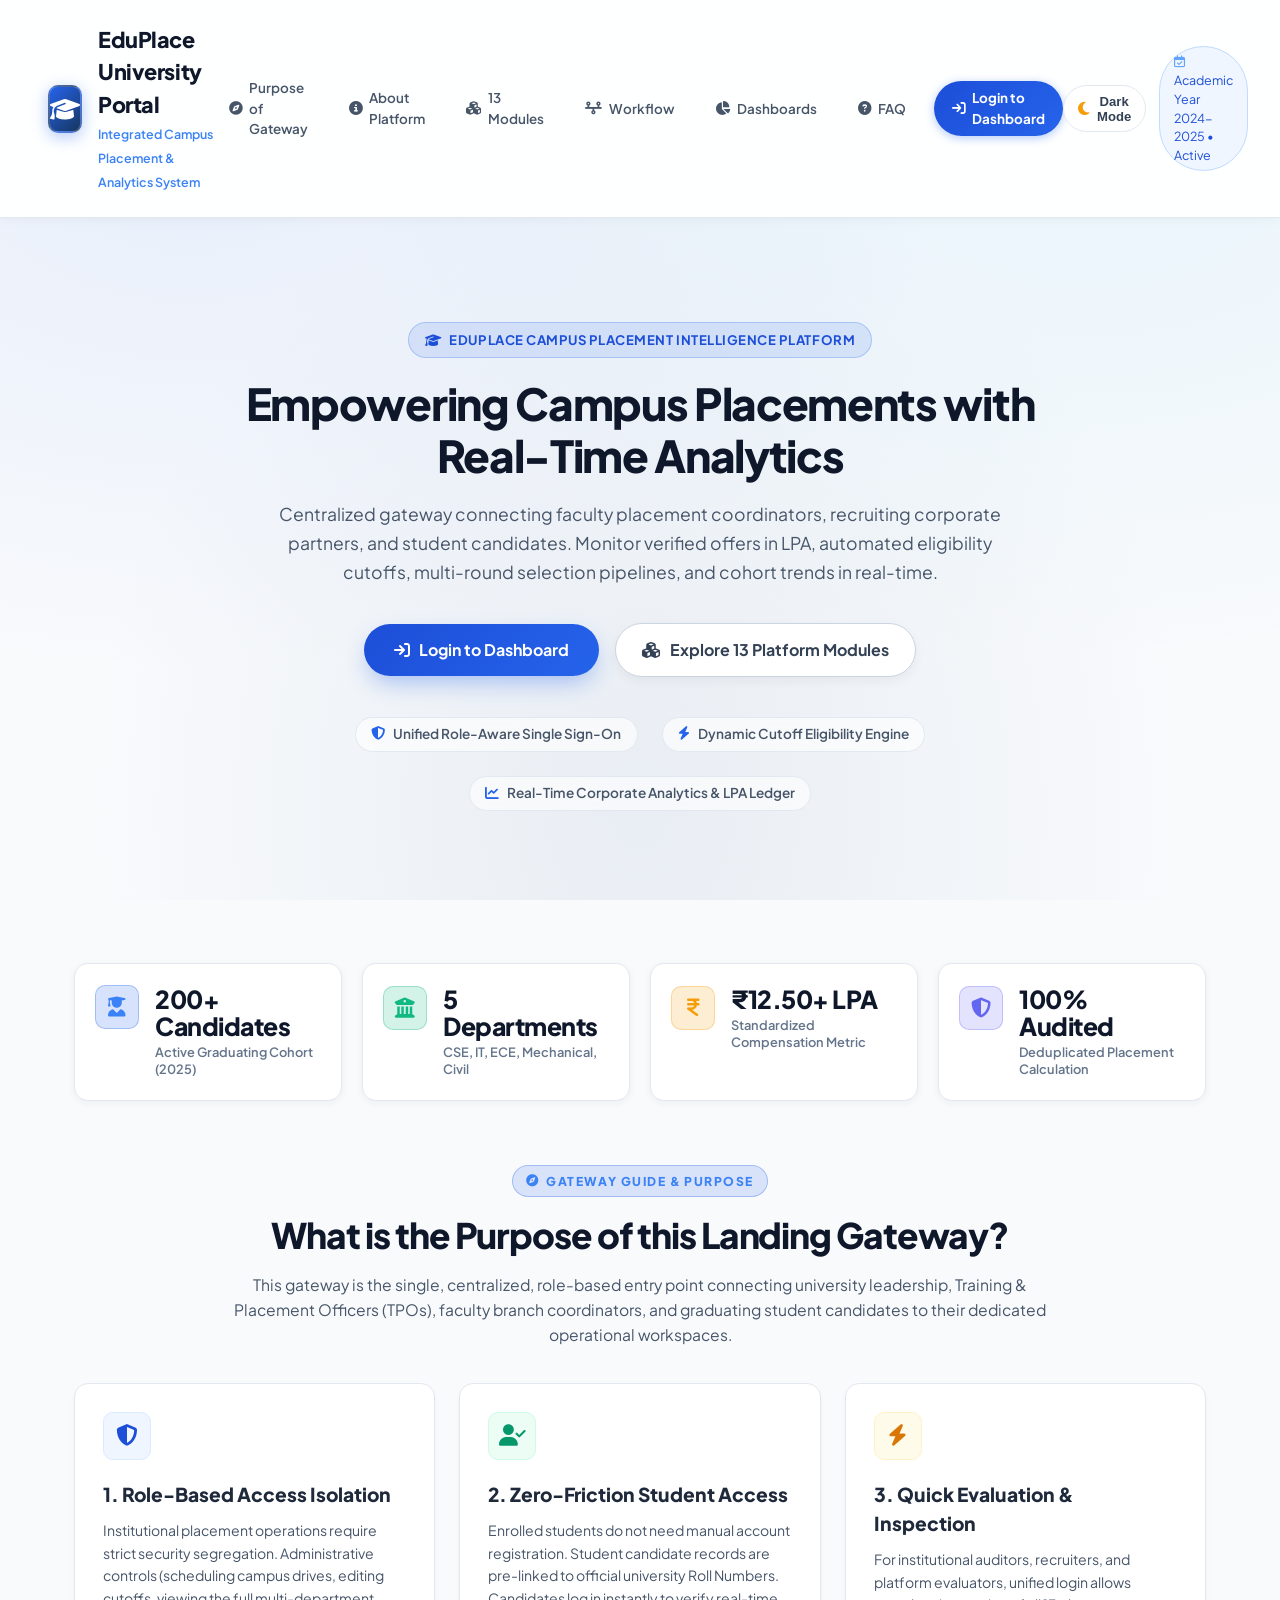
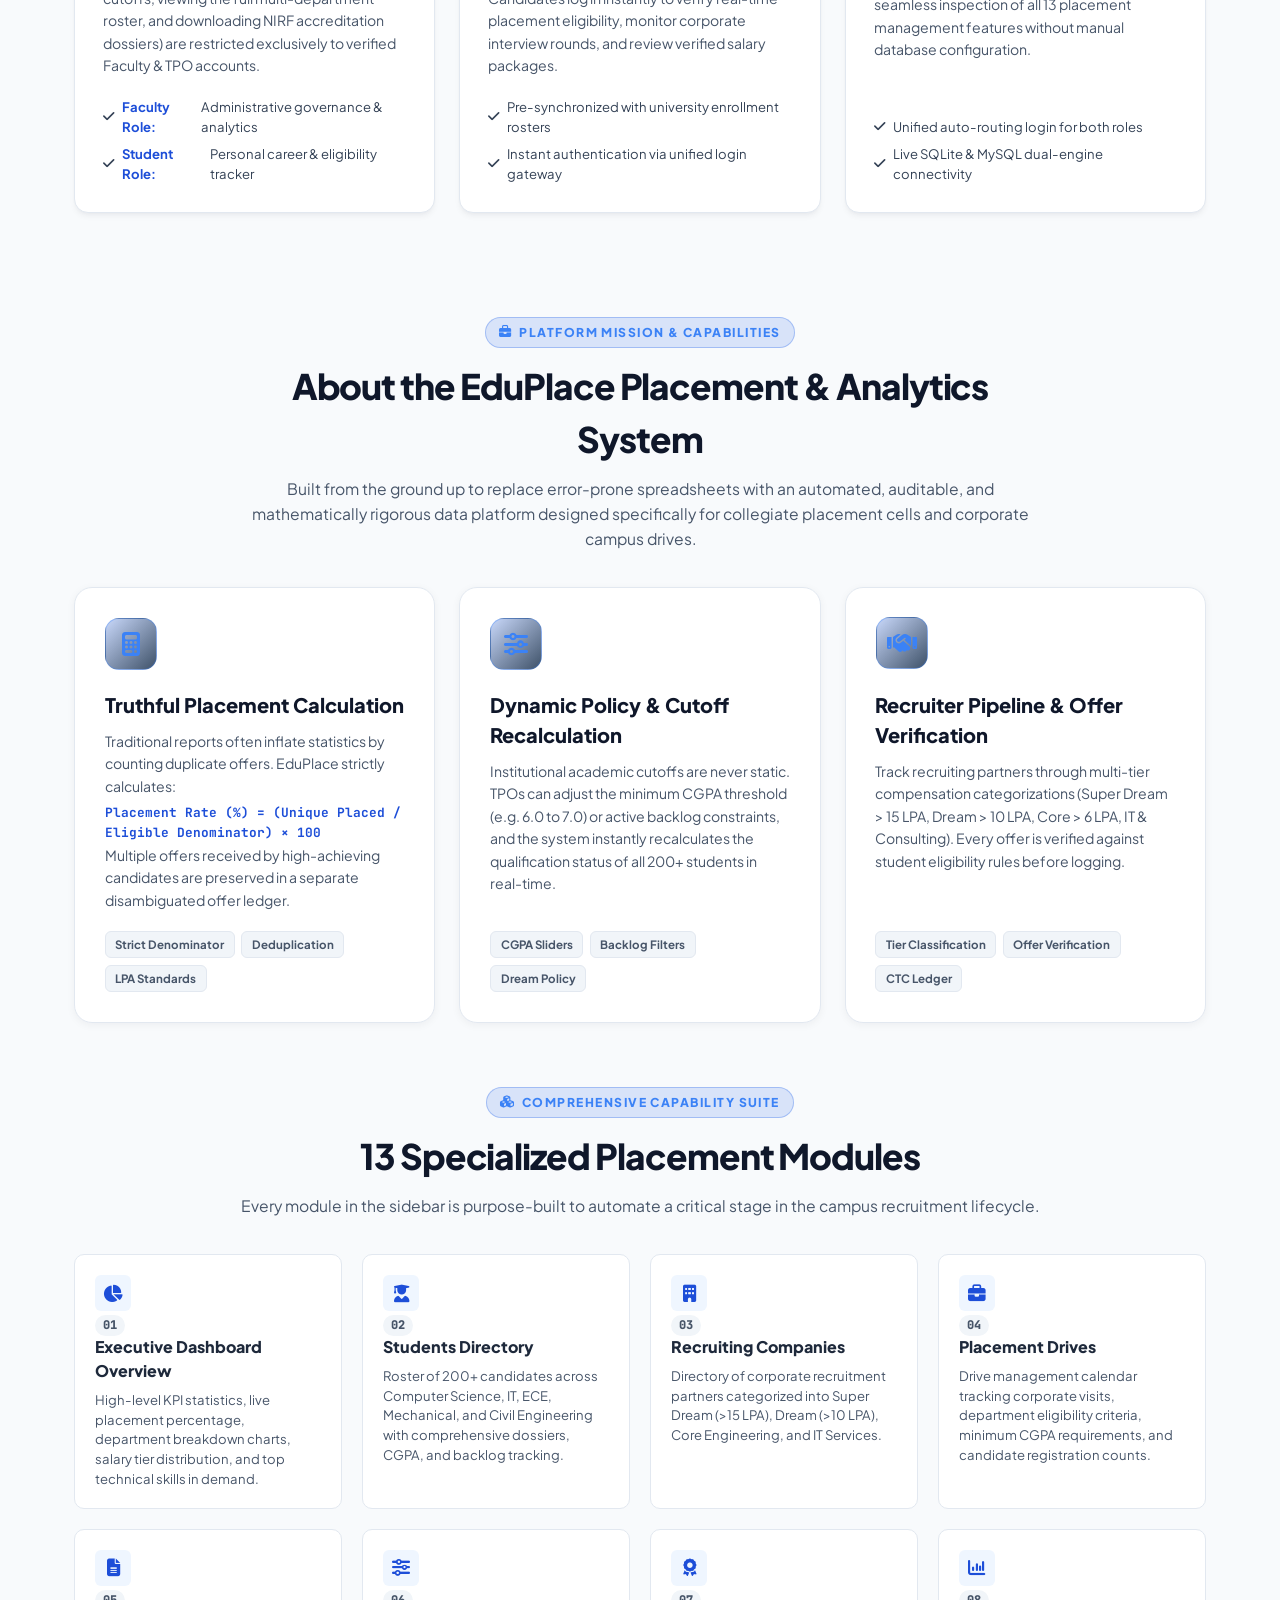
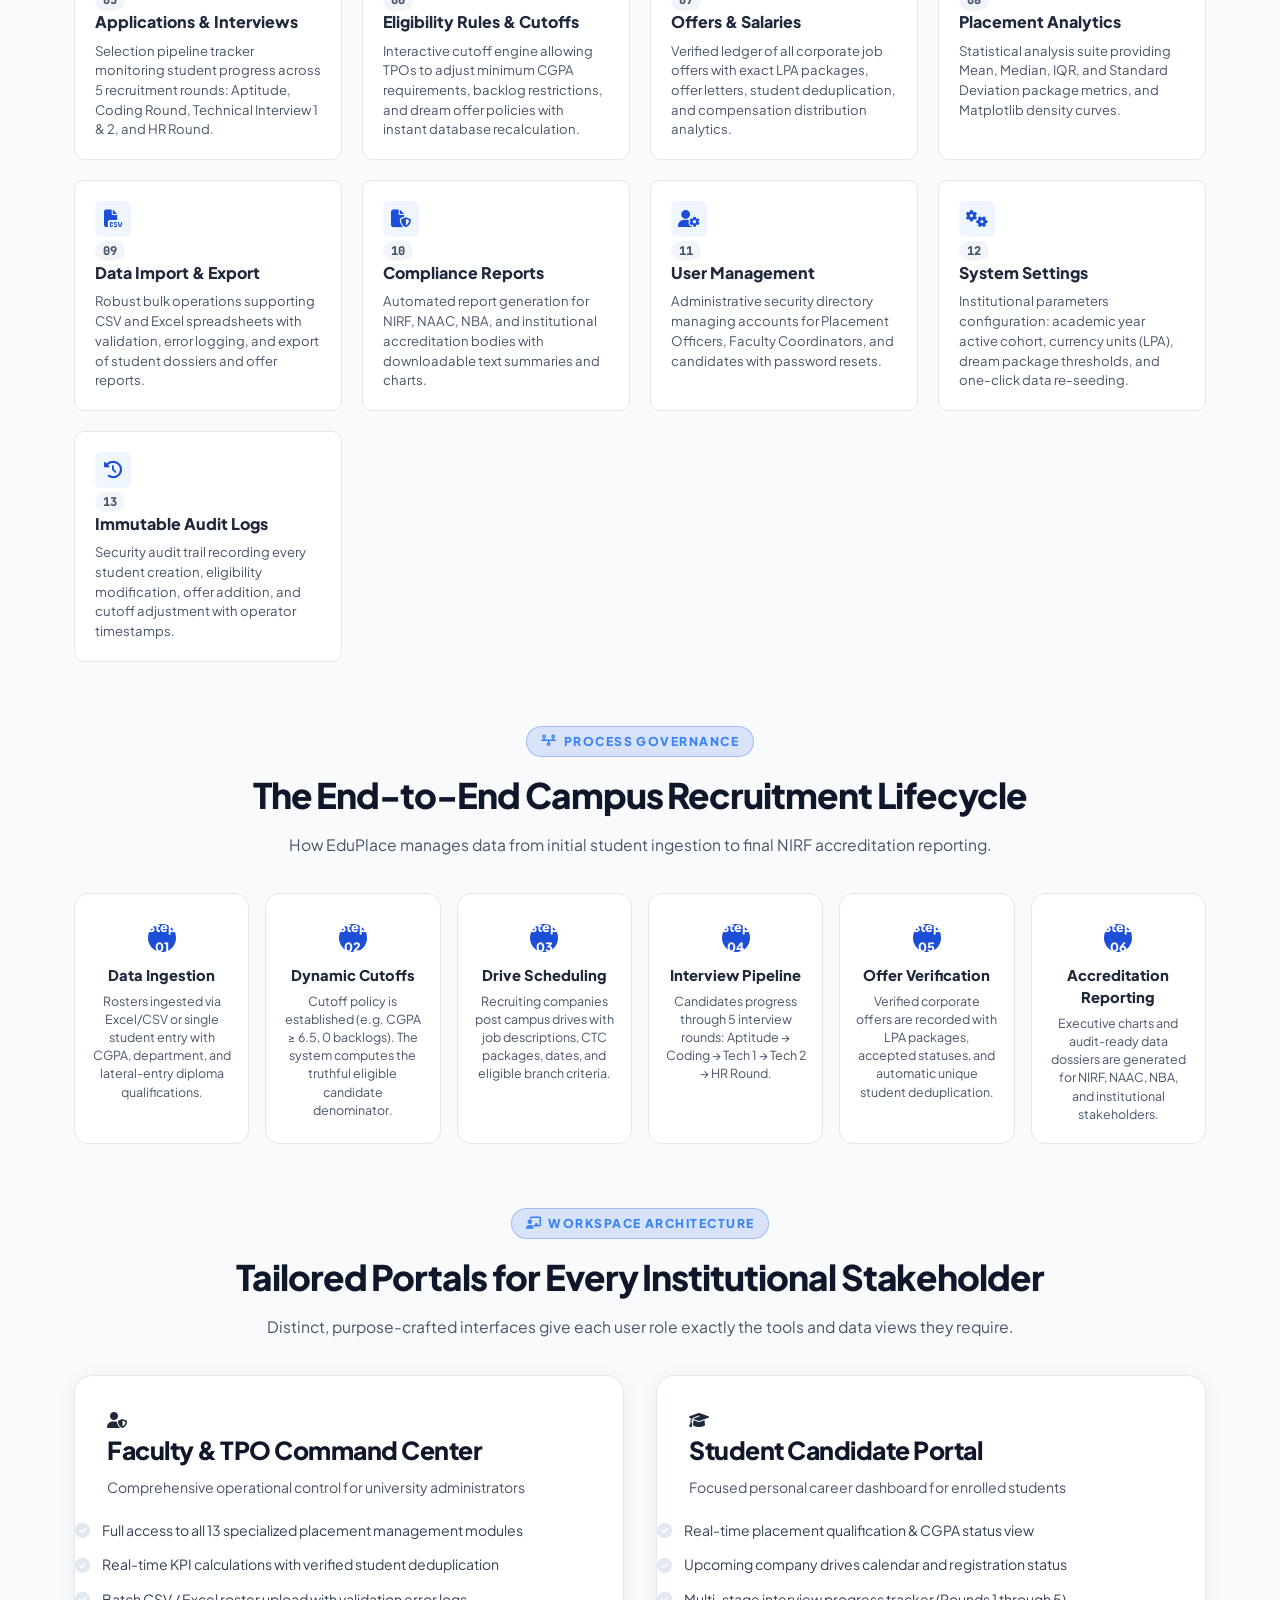
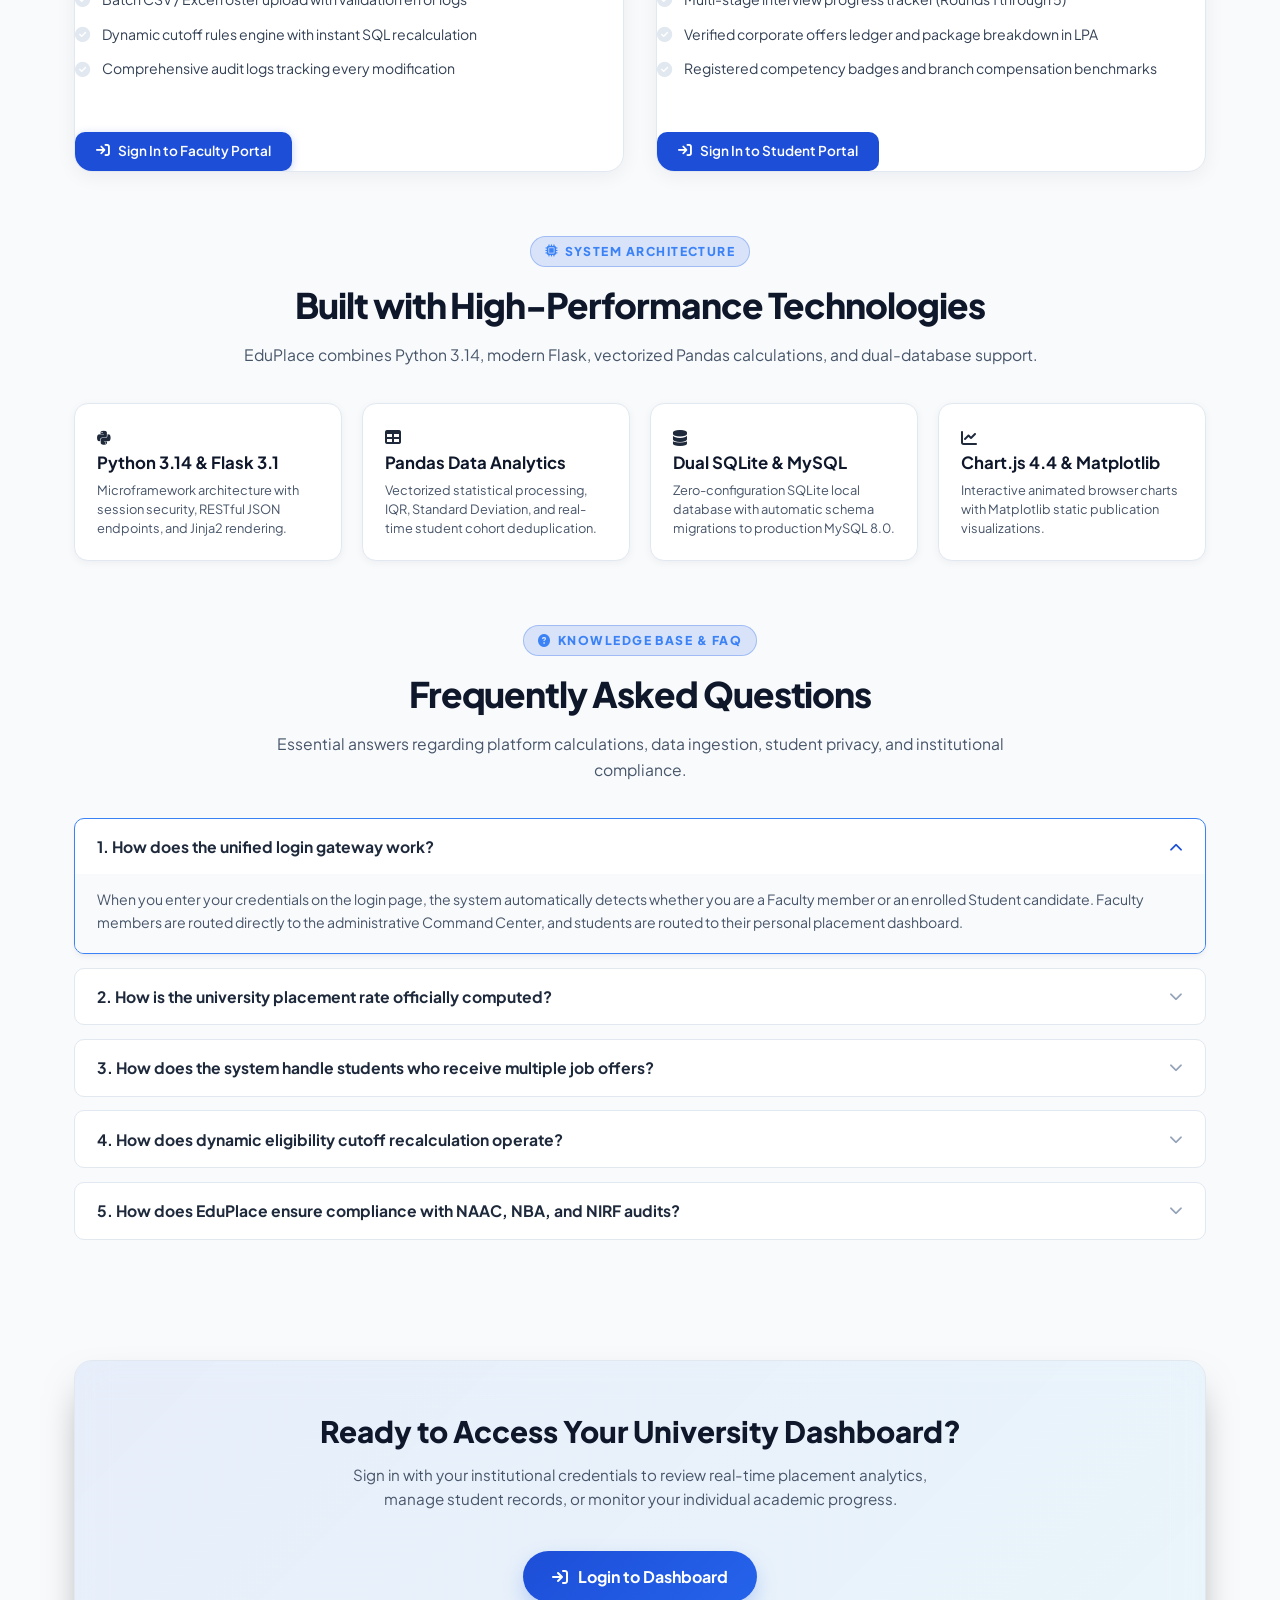
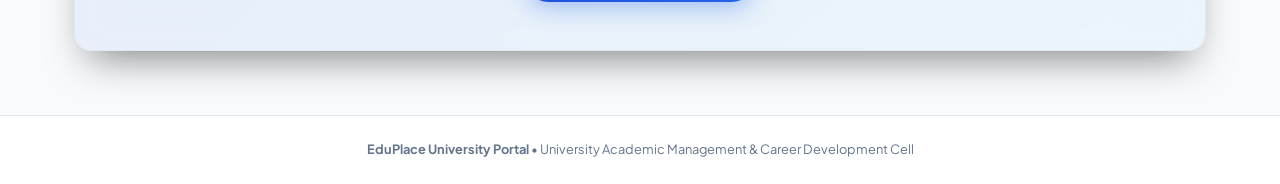
<file: templates/landing.html>
<!DOCTYPE html>
<html lang="en">
<head>
    <meta charset="UTF-8">
    <meta name="viewport" content="width=device-width, initial-scale=1.0">
    <title>EduPlace University Portal | Integrated Campus Placement &amp; Analytics System</title>
    <meta name="description" content="Centralized University Campus Placement & Career Intelligence Portal. Real-time cohort analytics, automated eligibility rules, corporate drives, and verified LPA ledgers.">
    <!-- Immediate Theme Application Script (Prevents FOUC) -->
    <script>
        (function () {
            const savedTheme = localStorage.getItem('eduplace_theme') || 'light';
            document.documentElement.setAttribute('data-theme', savedTheme);
        })();
    </script>
    <!-- Google Fonts -->
    <link rel="preconnect" href="https://fonts.googleapis.com">
    <link rel="preconnect" href="https://fonts.gstatic.com" crossorigin>
    <link href="https://fonts.googleapis.com/css2?family=Plus+Jakarta+Sans:wght@300;400;500;600;700;800&family=JetBrains+Mono:wght@400;600&display=swap" rel="stylesheet">
    <!-- FontAwesome Icons -->
    <link rel="stylesheet" href="https://cdnjs.cloudflare.com/ajax/libs/font-awesome/6.4.0/css/all.min.css">
    <!-- Custom CSS -->
    <link rel="stylesheet" href="/static/css/style.css?v=2.3">
</head>
<body class="login-page-body">
    <!-- Top University Banner Header -->
    <header class="login-header-banner">
        <div class="login-brand-group">
            <div class="login-brand-crest">
                <i class="fa-solid fa-graduation-cap"></i>
            </div>
            <div class="login-brand-title">
                <h1>EduPlace University Portal</h1>
                <span>Integrated Campus Placement &amp; Analytics System</span>
            </div>
        </div>
        <nav class="landing-nav-links" aria-label="Portal Navigation">
            <a href="#pagePurpose" class="landing-nav-link"><i class="fa-solid fa-compass"></i> Purpose of Gateway</a>
            <a href="#aboutApp" class="landing-nav-link"><i class="fa-solid fa-circle-info"></i> About Platform</a>
            <a href="#coreModules" class="landing-nav-link"><i class="fa-solid fa-cubes"></i> 13 Modules</a>
            <a href="#lifecycleWorkflow" class="landing-nav-link"><i class="fa-solid fa-timeline"></i> Workflow</a>
            <a href="#dashboardShowcase" class="landing-nav-link"><i class="fa-solid fa-chart-pie"></i> Dashboards</a>
            <a href="#faqSection" class="landing-nav-link"><i class="fa-solid fa-circle-question"></i> FAQ</a>
            <a href="/login" class="landing-nav-cta" id="navLoginBtn"><i class="fa-solid fa-arrow-right-to-bracket"></i> Login to Dashboard</a>
        </nav>
        <div style="display: flex; align-items: center; gap: 0.85rem;">
            <!-- Dark / Light Mode Switcher -->
            <button type="button" class="theme-toggle-btn" id="themeToggleBtn" aria-label="Toggle Dark or Light Theme" title="Toggle Theme">
                <i class="fa-solid fa-moon"></i>
                <span class="theme-toggle-text">Dark Mode</span>
            </button>
            <div class="login-academic-session">
                <i class="fa-regular fa-calendar-check" style="color: #60a5fa; margin-right: 4px;"></i>
                <span>Academic Year 2024-2025 &bull; Active</span>
            </div>
        </div>
    </header>

    <!-- Main Container -->
    <main class="login-main-container">

        <!-- ================= HERO PRESENTATION SECTION ================= -->
        <div class="landing-hero-showcase">
            <div class="hero-badge-pill">
                <i class="fa-solid fa-graduation-cap"></i>
                <span>EduPlace Campus Placement Intelligence Platform</span>
            </div>
            <h1 class="landing-hero-heading">Empowering Campus Placements with Real-Time Analytics</h1>
            <p class="landing-hero-subtext">
                Centralized gateway connecting faculty placement coordinators, recruiting corporate partners, and student candidates. Monitor verified offers in LPA, automated eligibility cutoffs, multi-round selection pipelines, and cohort trends in real-time.
            </p>
            <div class="landing-hero-actions">
                <a href="/login" class="btn-hero-primary" id="heroLoginBtn">
                    <i class="fa-solid fa-arrow-right-to-bracket"></i>
                    <span>Login to Dashboard</span>
                </a>
                <a href="#coreModules" class="btn-hero-secondary">
                    <i class="fa-solid fa-cubes"></i>
                    <span>Explore 13 Platform Modules</span>
                </a>
            </div>

            <!-- Features Highlights Strip -->
            <div class="hero-features-strip">
                <div class="hero-feature-item">
                    <i class="fa-solid fa-shield-halved"></i>
                    <span>Unified Role-Aware Single Sign-On</span>
                </div>
                <div class="hero-feature-item">
                    <i class="fa-solid fa-bolt"></i>
                    <span>Dynamic Cutoff Eligibility Engine</span>
                </div>
                <div class="hero-feature-item">
                    <i class="fa-solid fa-chart-line"></i>
                    <span>Real-Time Corporate Analytics &amp; LPA Ledger</span>
                </div>
            </div>
        </div>

        <!-- ================= LANDING PAGE INFORMATIONAL SECTIONS ================= -->
        <div class="landing-info-wrapper">
            
            <!-- 1. Real-Time Platform Key Metrics Bar -->
            <div class="landing-stats-grid" id="platformStatsBar">
                <div class="landing-stat-card">
                    <div class="landing-stat-icon icon-blue">
                        <i class="fa-solid fa-user-graduate"></i>
                    </div>
                    <div class="landing-stat-content">
                        <h4>200+ Candidates</h4>
                        <p>Active Graduating Cohort (2025)</p>
                    </div>
                </div>
                <div class="landing-stat-card">
                    <div class="landing-stat-icon icon-emerald">
                        <i class="fa-solid fa-building-columns"></i>
                    </div>
                    <div class="landing-stat-content">
                        <h4>5 Departments</h4>
                        <p>CSE, IT, ECE, Mechanical, Civil</p>
                    </div>
                </div>
                <div class="landing-stat-card">
                    <div class="landing-stat-icon icon-amber">
                        <i class="fa-solid fa-indian-rupee-sign"></i>
                    </div>
                    <div class="landing-stat-content">
                        <h4>₹12.50+ LPA</h4>
                        <p>Standardized Compensation Metric</p>
                    </div>
                </div>
                <div class="landing-stat-card">
                    <div class="landing-stat-icon icon-indigo">
                        <i class="fa-solid fa-shield-halved"></i>
                    </div>
                    <div class="landing-stat-content">
                        <h4>100% Audited</h4>
                        <p>Deduplicated Placement Calculation</p>
                    </div>
                </div>
            </div>

            <!-- 2. What is the Purpose of this Gateway Page? -->
            <section class="landing-info-section" id="pagePurpose">
                <div class="landing-section-header">
                    <span class="landing-section-eyebrow">
                        <i class="fa-solid fa-compass"></i> Gateway Guide &amp; Purpose
                    </span>
                    <h2 class="landing-section-title">What is the Purpose of this Landing Gateway?</h2>
                    <p class="landing-section-subtitle">
                        This gateway is the single, centralized, role-based entry point connecting university leadership, Training &amp; Placement Officers (TPOs), faculty branch coordinators, and graduating student candidates to their dedicated operational workspaces.
                    </p>
                </div>

                <div class="landing-gateway-grid">
                    <div class="gateway-info-card">
                        <div class="gateway-icon-badge gateway-badge-blue">
                            <i class="fa-solid fa-shield-halved"></i>
                        </div>
                        <h3>1. Role-Based Access Isolation</h3>
                        <p>
                            Institutional placement operations require strict security segregation. Administrative controls (scheduling campus drives, editing cutoffs, viewing the full multi-department roster, and downloading NIRF accreditation dossiers) are restricted exclusively to verified Faculty &amp; TPO accounts.
                        </p>
                        <ul class="gateway-quick-steps">
                            <li><i class="fa-solid fa-check"></i> <strong>Faculty Role:</strong> Administrative governance &amp; analytics</li>
                            <li><i class="fa-solid fa-check"></i> <strong>Student Role:</strong> Personal career &amp; eligibility tracker</li>
                        </ul>
                    </div>

                    <div class="gateway-info-card">
                        <div class="gateway-icon-badge gateway-badge-emerald">
                            <i class="fa-solid fa-user-check"></i>
                        </div>
                        <h3>2. Zero-Friction Student Access</h3>
                        <p>
                            Enrolled students do not need manual account registration. Student candidate records are pre-linked to official university Roll Numbers. Candidates log in instantly to verify real-time placement eligibility, monitor corporate interview rounds, and review verified salary packages.
                        </p>
                        <ul class="gateway-quick-steps">
                            <li><i class="fa-solid fa-check"></i> Pre-synchronized with university enrollment rosters</li>
                            <li><i class="fa-solid fa-check"></i> Instant authentication via unified login gateway</li>
                        </ul>
                    </div>

                    <div class="gateway-info-card">
                        <div class="gateway-icon-badge gateway-badge-amber">
                            <i class="fa-solid fa-bolt"></i>
                        </div>
                        <h3>3. Quick Evaluation &amp; Inspection</h3>
                        <p>
                            For institutional auditors, recruiters, and platform evaluators, unified login allows seamless inspection of all 13 placement management features without manual database configuration.
                        </p>
                        <ul class="gateway-quick-steps">
                            <li><i class="fa-solid fa-check"></i> Unified auto-routing login for both roles</li>
                            <li><i class="fa-solid fa-check"></i> Live SQLite &amp; MySQL dual-engine connectivity</li>
                        </ul>
                    </div>
                </div>
            </section>

            <!-- 3. About The Web Application & Platform Mission -->
            <section class="landing-info-section" id="aboutApp">
                <div class="landing-section-header">
                    <span class="landing-section-eyebrow">
                        <i class="fa-solid fa-briefcase"></i> Platform Mission &amp; Capabilities
                    </span>
                    <h2 class="landing-section-title">About the EduPlace Placement &amp; Analytics System</h2>
                    <p class="landing-section-subtitle">
                        Built from the ground up to replace error-prone spreadsheets with an automated, auditable, and mathematically rigorous data platform designed specifically for collegiate placement cells and corporate campus drives.
                    </p>
                </div>

                <div class="landing-features-grid">
                    <div class="landing-feature-box">
                        <div>
                            <div class="landing-feature-icon">
                                <i class="fa-solid fa-calculator"></i>
                            </div>
                            <h3>Truthful Placement Calculation</h3>
                            <p>
                                Traditional reports often inflate statistics by counting duplicate offers. EduPlace strictly calculates:
                                <br><strong style="color: var(--royal-600); font-family: var(--font-mono); font-size: 0.8rem; display: block; margin-top: 0.35rem;">Placement Rate (%) = (Unique Placed / Eligible Denominator) &times; 100</strong>
                                Multiple offers received by high-achieving candidates are preserved in a separate disambiguated offer ledger.
                            </p>
                        </div>
                        <div class="landing-feature-tags">
                            <span class="landing-feature-pill">Strict Denominator</span>
                            <span class="landing-feature-pill">Deduplication</span>
                            <span class="landing-feature-pill">LPA Standards</span>
                        </div>
                    </div>

                    <div class="landing-feature-box">
                        <div>
                            <div class="landing-feature-icon">
                                <i class="fa-solid fa-sliders"></i>
                            </div>
                            <h3>Dynamic Policy &amp; Cutoff Recalculation</h3>
                            <p>
                                Institutional academic cutoffs are never static. TPOs can adjust the minimum CGPA threshold (e.g. 6.0 to 7.0) or active backlog constraints, and the system instantly recalculates the qualification status of all 200+ students in real-time.
                            </p>
                        </div>
                        <div class="landing-feature-tags">
                            <span class="landing-feature-pill">CGPA Sliders</span>
                            <span class="landing-feature-pill">Backlog Filters</span>
                            <span class="landing-feature-pill">Dream Policy</span>
                        </div>
                    </div>

                    <div class="landing-feature-box">
                        <div>
                            <div class="landing-feature-icon">
                                <i class="fa-solid fa-handshake"></i>
                            </div>
                            <h3>Recruiter Pipeline &amp; Offer Verification</h3>
                            <p>
                                Track recruiting partners through multi-tier compensation categorizations (Super Dream &gt; 15 LPA, Dream &gt; 10 LPA, Core &gt; 6 LPA, IT &amp; Consulting). Every offer is verified against student eligibility rules before logging.
                            </p>
                        </div>
                        <div class="landing-feature-tags">
                            <span class="landing-feature-pill">Tier Classification</span>
                            <span class="landing-feature-pill">Offer Verification</span>
                            <span class="landing-feature-pill">CTC Ledger</span>
                        </div>
                    </div>
                </div>
            </section>

            <!-- 4. The 13 Core Modules Showcase -->
            <section class="landing-info-section" id="coreModules">
                <div class="landing-section-header">
                    <span class="landing-section-eyebrow">
                        <i class="fa-solid fa-cubes"></i> Comprehensive Capability Suite
                    </span>
                    <h2 class="landing-section-title">13 Specialized Placement Modules</h2>
                    <p class="landing-section-subtitle">
                        Every module in the sidebar is purpose-built to automate a critical stage in the campus recruitment lifecycle.
                    </p>
                </div>

                <div class="landing-modules-grid">
                    <!-- Module 01 -->
                    <div class="landing-module-card">
                        <div class="module-card-top">
                            <div class="module-icon-pill">
                                <i class="fa-solid fa-chart-pie"></i>
                            </div>
                            <span class="module-number-chip">01</span>
                        </div>
                        <h4>Executive Dashboard Overview</h4>
                        <p>High-level KPI statistics, live placement percentage, department breakdown charts, salary tier distribution, and top technical skills in demand.</p>
                    </div>

                    <!-- Module 02 -->
                    <div class="landing-module-card">
                        <div class="module-card-top">
                            <div class="module-icon-pill">
                                <i class="fa-solid fa-user-graduate"></i>
                            </div>
                            <span class="module-number-chip">02</span>
                        </div>
                        <h4>Students Directory</h4>
                        <p>Roster of 200+ candidates across Computer Science, IT, ECE, Mechanical, and Civil Engineering with comprehensive dossiers, CGPA, and backlog tracking.</p>
                    </div>

                    <!-- Module 03 -->
                    <div class="landing-module-card">
                        <div class="module-card-top">
                            <div class="module-icon-pill">
                                <i class="fa-solid fa-building"></i>
                            </div>
                            <span class="module-number-chip">03</span>
                        </div>
                        <h4>Recruiting Companies</h4>
                        <p>Directory of corporate recruitment partners categorized into Super Dream (&gt;15 LPA), Dream (&gt;10 LPA), Core Engineering, and IT Services.</p>
                    </div>

                    <!-- Module 04 -->
                    <div class="landing-module-card">
                        <div class="module-card-top">
                            <div class="module-icon-pill">
                                <i class="fa-solid fa-briefcase"></i>
                            </div>
                            <span class="module-number-chip">04</span>
                        </div>
                        <h4>Placement Drives</h4>
                        <p>Drive management calendar tracking corporate visits, department eligibility criteria, minimum CGPA requirements, and candidate registration counts.</p>
                    </div>

                    <!-- Module 05 -->
                    <div class="landing-module-card">
                        <div class="module-card-top">
                            <div class="module-icon-pill">
                                <i class="fa-solid fa-file-lines"></i>
                            </div>
                            <span class="module-number-chip">05</span>
                        </div>
                        <h4>Applications &amp; Interviews</h4>
                        <p>Selection pipeline tracker monitoring student progress across 5 recruitment rounds: Aptitude, Coding Round, Technical Interview 1 &amp; 2, and HR Round.</p>
                    </div>

                    <!-- Module 06 -->
                    <div class="landing-module-card">
                        <div class="module-card-top">
                            <div class="module-icon-pill">
                                <i class="fa-solid fa-sliders"></i>
                            </div>
                            <span class="module-number-chip">06</span>
                        </div>
                        <h4>Eligibility Rules &amp; Cutoffs</h4>
                        <p>Interactive cutoff engine allowing TPOs to adjust minimum CGPA requirements, backlog restrictions, and dream offer policies with instant database recalculation.</p>
                    </div>

                    <!-- Module 07 -->
                    <div class="landing-module-card">
                        <div class="module-card-top">
                            <div class="module-icon-pill">
                                <i class="fa-solid fa-award"></i>
                            </div>
                            <span class="module-number-chip">07</span>
                        </div>
                        <h4>Offers &amp; Salaries</h4>
                        <p>Verified ledger of all corporate job offers with exact LPA packages, offer letters, student deduplication, and compensation distribution analytics.</p>
                    </div>

                    <!-- Module 08 -->
                    <div class="landing-module-card">
                        <div class="module-card-top">
                            <div class="module-icon-pill">
                                <i class="fa-solid fa-chart-column"></i>
                            </div>
                            <span class="module-number-chip">08</span>
                        </div>
                        <h4>Placement Analytics</h4>
                        <p>Statistical analysis suite providing Mean, Median, IQR, and Standard Deviation package metrics, and Matplotlib density curves.</p>
                    </div>

                    <!-- Module 09 -->
                    <div class="landing-module-card">
                        <div class="module-card-top">
                            <div class="module-icon-pill">
                                <i class="fa-solid fa-file-csv"></i>
                            </div>
                            <span class="module-number-chip">09</span>
                        </div>
                        <h4>Data Import &amp; Export</h4>
                        <p>Robust bulk operations supporting CSV and Excel spreadsheets with validation, error logging, and export of student dossiers and offer reports.</p>
                    </div>

                    <!-- Module 10 -->
                    <div class="landing-module-card">
                        <div class="module-card-top">
                            <div class="module-icon-pill">
                                <i class="fa-solid fa-file-shield"></i>
                            </div>
                            <span class="module-number-chip">10</span>
                        </div>
                        <h4>Compliance Reports</h4>
                        <p>Automated report generation for NIRF, NAAC, NBA, and institutional accreditation bodies with downloadable text summaries and charts.</p>
                    </div>

                    <!-- Module 11 -->
                    <div class="landing-module-card">
                        <div class="module-card-top">
                            <div class="module-icon-pill">
                                <i class="fa-solid fa-user-gear"></i>
                            </div>
                            <span class="module-number-chip">11</span>
                        </div>
                        <h4>User Management</h4>
                        <p>Administrative security directory managing accounts for Placement Officers, Faculty Coordinators, and candidates with password resets.</p>
                    </div>

                    <!-- Module 12 -->
                    <div class="landing-module-card">
                        <div class="module-card-top">
                            <div class="module-icon-pill">
                                <i class="fa-solid fa-gears"></i>
                            </div>
                            <span class="module-number-chip">12</span>
                        </div>
                        <h4>System Settings</h4>
                        <p>Institutional parameters configuration: academic year active cohort, currency units (LPA), dream package thresholds, and one-click data re-seeding.</p>
                    </div>

                    <!-- Module 13 -->
                    <div class="landing-module-card">
                        <div class="module-card-top">
                            <div class="module-icon-pill">
                                <i class="fa-solid fa-clock-rotate-left"></i>
                            </div>
                            <span class="module-number-chip">13</span>
                        </div>
                        <h4>Immutable Audit Logs</h4>
                        <p>Security audit trail recording every student creation, eligibility modification, offer addition, and cutoff adjustment with operator timestamps.</p>
                    </div>
                </div>
            </section>

            <!-- 5. Recruitment Lifecycle Workflow -->
            <section class="landing-info-section" id="lifecycleWorkflow">
                <div class="landing-section-header">
                    <span class="landing-section-eyebrow">
                        <i class="fa-solid fa-timeline"></i> Process Governance
                    </span>
                    <h2 class="landing-section-title">The End-to-End Campus Recruitment Lifecycle</h2>
                    <p class="landing-section-subtitle">
                        How EduPlace manages data from initial student ingestion to final NIRF accreditation reporting.
                    </p>
                </div>

                <div class="landing-workflow-grid">
                    <div class="landing-workflow-card">
                        <span class="workflow-step-num">Step 01</span>
                        <h4>Data Ingestion</h4>
                        <p>Rosters ingested via Excel/CSV or single student entry with CGPA, department, and lateral-entry diploma qualifications.</p>
                    </div>
                    <div class="landing-workflow-card">
                        <span class="workflow-step-num">Step 02</span>
                        <h4>Dynamic Cutoffs</h4>
                        <p>Cutoff policy is established (e.g. CGPA &ge; 6.5, 0 backlogs). The system computes the truthful eligible candidate denominator.</p>
                    </div>
                    <div class="landing-workflow-card">
                        <span class="workflow-step-num">Step 03</span>
                        <h4>Drive Scheduling</h4>
                        <p>Recruiting companies post campus drives with job descriptions, CTC packages, dates, and eligible branch criteria.</p>
                    </div>
                    <div class="landing-workflow-card">
                        <span class="workflow-step-num">Step 04</span>
                        <h4>Interview Pipeline</h4>
                        <p>Candidates progress through 5 interview rounds: Aptitude &rarr; Coding &rarr; Tech 1 &rarr; Tech 2 &rarr; HR Round.</p>
                    </div>
                    <div class="landing-workflow-card">
                        <span class="workflow-step-num">Step 05</span>
                        <h4>Offer Verification</h4>
                        <p>Verified corporate offers are recorded with LPA packages, accepted statuses, and automatic unique student deduplication.</p>
                    </div>
                    <div class="landing-workflow-card">
                        <span class="workflow-step-num">Step 06</span>
                        <h4>Accreditation Reporting</h4>
                        <p>Executive charts and audit-ready data dossiers are generated for NIRF, NAAC, NBA, and institutional stakeholders.</p>
                    </div>
                </div>
            </section>

            <!-- 6. Role Dashboards Showcase -->
            <section class="landing-info-section" id="dashboardShowcase">
                <div class="landing-section-header">
                    <span class="landing-section-eyebrow">
                        <i class="fa-solid fa-chalkboard-user"></i> Workspace Architecture
                    </span>
                    <h2 class="landing-section-title">Tailored Portals for Every Institutional Stakeholder</h2>
                    <p class="landing-section-subtitle">
                        Distinct, purpose-crafted interfaces give each user role exactly the tools and data views they require.
                    </p>
                </div>

                <div class="dashboard-showcase-grid">
                    <!-- Faculty Portal Card -->
                    <div class="dashboard-showcase-card">
                        <div class="showcase-header">
                            <div class="showcase-icon icon-blue">
                                <i class="fa-solid fa-user-shield"></i>
                            </div>
                            <div>
                                <h3>Faculty &amp; TPO Command Center</h3>
                                <p>Comprehensive operational control for university administrators</p>
                            </div>
                        </div>
                        <ul class="showcase-feature-list">
                            <li><i class="fa-solid fa-circle-check"></i> <span>Full access to all 13 specialized placement management modules</span></li>
                            <li><i class="fa-solid fa-circle-check"></i> <span>Real-time KPI calculations with verified student deduplication</span></li>
                            <li><i class="fa-solid fa-circle-check"></i> <span>Batch CSV / Excel roster upload with validation error logs</span></li>
                            <li><i class="fa-solid fa-circle-check"></i> <span>Dynamic cutoff rules engine with instant SQL recalculation</span></li>
                            <li><i class="fa-solid fa-circle-check"></i> <span>Comprehensive audit logs tracking every modification</span></li>
                        </ul>
                        <div style="margin-top: 1.5rem;">
                            <a href="/login" class="btn btn-primary" style="padding: 0.65rem 1.25rem;">
                                <i class="fa-solid fa-arrow-right-to-bracket"></i>
                                <span>Sign In to Faculty Portal</span>
                            </a>
                        </div>
                    </div>

                    <!-- Student Portal Card -->
                    <div class="dashboard-showcase-card">
                        <div class="showcase-header">
                            <div class="showcase-icon icon-emerald">
                                <i class="fa-solid fa-graduation-cap"></i>
                            </div>
                            <div>
                                <h3>Student Candidate Portal</h3>
                                <p>Focused personal career dashboard for enrolled students</p>
                            </div>
                        </div>
                        <ul class="showcase-feature-list">
                            <li><i class="fa-solid fa-circle-check"></i> <span>Real-time placement qualification &amp; CGPA status view</span></li>
                            <li><i class="fa-solid fa-circle-check"></i> <span>Upcoming company drives calendar and registration status</span></li>
                            <li><i class="fa-solid fa-circle-check"></i> <span>Multi-stage interview progress tracker (Rounds 1 through 5)</span></li>
                            <li><i class="fa-solid fa-circle-check"></i> <span>Verified corporate offers ledger and package breakdown in LPA</span></li>
                            <li><i class="fa-solid fa-circle-check"></i> <span>Registered competency badges and branch compensation benchmarks</span></li>
                        </ul>
                        <div style="margin-top: 1.5rem;">
                            <a href="/login" class="btn btn-success" style="padding: 0.65rem 1.25rem; background-color: var(--royal-600);">
                                <i class="fa-solid fa-arrow-right-to-bracket"></i>
                                <span>Sign In to Student Portal</span>
                            </a>
                        </div>
                    </div>
                </div>
            </section>

            <!-- 7. Technical Specifications -->
            <section class="landing-info-section" id="technicalSpecs">
                <div class="landing-section-header">
                    <span class="landing-section-eyebrow">
                        <i class="fa-solid fa-microchip"></i> System Architecture
                    </span>
                    <h2 class="landing-section-title">Built with High-Performance Technologies</h2>
                    <p class="landing-section-subtitle">
                        EduPlace combines Python 3.14, modern Flask, vectorized Pandas calculations, and dual-database support.
                    </p>
                </div>

                <div class="landing-tech-grid">
                    <div class="landing-tech-card">
                        <div class="tech-card-icon"><i class="fa-brands fa-python"></i></div>
                        <h4>Python 3.14 &amp; Flask 3.1</h4>
                        <p>Microframework architecture with session security, RESTful JSON endpoints, and Jinja2 rendering.</p>
                    </div>
                    <div class="landing-tech-card">
                        <div class="tech-card-icon"><i class="fa-solid fa-table"></i></div>
                        <h4>Pandas Data Analytics</h4>
                        <p>Vectorized statistical processing, IQR, Standard Deviation, and real-time student cohort deduplication.</p>
                    </div>
                    <div class="landing-tech-card">
                        <div class="tech-card-icon"><i class="fa-solid fa-database"></i></div>
                        <h4>Dual SQLite &amp; MySQL</h4>
                        <p>Zero-configuration SQLite local database with automatic schema migrations to production MySQL 8.0.</p>
                    </div>
                    <div class="landing-tech-card">
                        <div class="tech-card-icon"><i class="fa-solid fa-chart-line"></i></div>
                        <h4>Chart.js 4.4 &amp; Matplotlib</h4>
                        <p>Interactive animated browser charts with Matplotlib static publication visualizations.</p>
                    </div>
                </div>
            </section>

            <!-- 8. Frequently Asked Questions (FAQ) -->
            <section class="landing-info-section" id="faqSection">
                <div class="landing-section-header">
                    <span class="landing-section-eyebrow">
                        <i class="fa-solid fa-circle-question"></i> Knowledge Base &amp; FAQ
                    </span>
                    <h2 class="landing-section-title">Frequently Asked Questions</h2>
                    <p class="landing-section-subtitle">
                        Essential answers regarding platform calculations, data ingestion, student privacy, and institutional compliance.
                    </p>
                </div>

                <div class="landing-faq-container">
                    <div class="landing-faq-item open">
                        <button type="button" class="faq-question-btn">
                            <span>1. How does the unified login gateway work?</span>
                            <i class="fa-solid fa-chevron-down faq-chevron"></i>
                        </button>
                        <div class="faq-answer-pane">
                            <p>
                                When you enter your credentials on the login page, the system automatically detects whether you are a Faculty member or an enrolled Student candidate. Faculty members are routed directly to the administrative Command Center, and students are routed to their personal placement dashboard.
                            </p>
                        </div>
                    </div>

                    <div class="landing-faq-item">
                        <button type="button" class="faq-question-btn">
                            <span>2. How is the university placement rate officially computed?</span>
                            <i class="fa-solid fa-chevron-down faq-chevron"></i>
                        </button>
                        <div class="faq-answer-pane">
                            <p>
                                Unlike legacy spreadsheets that divide by arbitrary counts, EduPlace uses the audited formula: <code>Placement Rate (%) = (Unique Placed Eligible Students / Total Eligible Cohort Denominator) &times; 100</code>. Ineligible students (e.g. active backlogs or CGPA below cutoff) are partitioned out of the denominator to maintain rigorous mathematical integrity.
                            </p>
                        </div>
                    </div>

                    <div class="landing-faq-item">
                        <button type="button" class="faq-question-btn">
                            <span>3. How does the system handle students who receive multiple job offers?</span>
                            <i class="fa-solid fa-chevron-down faq-chevron"></i>
                        </button>
                        <div class="faq-answer-pane">
                            <p>
                                Multiple offers are recorded in full in the Verified Placement Ledger, but the system deduplicates the student count when calculating placement rates. A candidate holding offers from Google, Microsoft, and Amazon counts as exactly ONE placed student in the numerator, avoiding artificial metric inflation.
                            </p>
                        </div>
                    </div>

                    <div class="landing-faq-item">
                        <button type="button" class="faq-question-btn">
                            <span>4. How does dynamic eligibility cutoff recalculation operate?</span>
                            <i class="fa-solid fa-chevron-down faq-chevron"></i>
                        </button>
                        <div class="faq-answer-pane">
                            <p>
                                When a Placement Officer adjusts the CGPA cutoff (e.g. from 6.0 to 6.5) or updates backlog rules, the platform executes an instant batch SQL query that updates the <code>is_eligible</code> flag across the entire database, immediately refreshing KPI denominators and student radar cards.
                            </p>
                        </div>
                    </div>

                    <div class="landing-faq-item">
                        <button type="button" class="faq-question-btn">
                            <span>5. How does EduPlace ensure compliance with NAAC, NBA, and NIRF audits?</span>
                            <i class="fa-solid fa-chevron-down faq-chevron"></i>
                        </button>
                        <div class="faq-answer-pane">
                            <p>
                                All student record modifications, offer additions, and cutoff adjustments are permanently recorded in the immutable Audit Logs table with timestamps and operator identity. Complete aggregated text dossiers and publication-ready charts can be exported with a single click.
                            </p>
                        </div>
                    </div>
                </div>
            </section>

            <!-- 9. Ready to Access Call to Action Banner -->
            <section class="landing-cta-banner">
                <div class="landing-cta-content">
                    <h2>Ready to Access Your University Dashboard?</h2>
                    <p>
                        Sign in with your institutional credentials to review real-time placement analytics, manage student records, or monitor your individual academic progress.
                    </p>
                    <a href="/login" class="btn-hero-primary" id="btnBottomLogin" style="margin-top: 1rem; display: inline-flex;">
                        <i class="fa-solid fa-arrow-right-to-bracket"></i>
                        <span>Login to Dashboard</span>
                    </a>
                </div>
            </section>

        </div>
    </main>

    <!-- University Footer -->
    <footer class="login-page-footer">
        <p><strong>EduPlace University Portal</strong> &bull; University Academic Management &amp; Career Development Cell</p>
    </footer>

    <!-- Interactive Scripts for Landing Page -->
    <script>
        document.addEventListener('DOMContentLoaded', () => {
            initThemeToggle();
            initFaqAccordion();
        });

        function initThemeToggle() {
            const toggleBtn = document.getElementById('themeToggleBtn');
            if (!toggleBtn) return;

            function updateThemeUI(theme) {
                const icon = toggleBtn.querySelector('i');
                const label = toggleBtn.querySelector('.theme-toggle-text');
                if (theme === 'dark') {
                    if (icon) icon.className = 'fa-solid fa-sun';
                    if (label) label.textContent = 'Light Mode';
                    toggleBtn.setAttribute('title', 'Switch to Light Mode');
                } else {
                    if (icon) icon.className = 'fa-solid fa-moon';
                    if (label) label.textContent = 'Dark Mode';
                    toggleBtn.setAttribute('title', 'Switch to Dark Mode');
                }
            }

            const currentTheme = document.documentElement.getAttribute('data-theme') || 'light';
            updateThemeUI(currentTheme);

            toggleBtn.addEventListener('click', () => {
                const active = document.documentElement.getAttribute('data-theme') || 'light';
                const nextTheme = active === 'dark' ? 'light' : 'dark';
                document.documentElement.setAttribute('data-theme', nextTheme);
                localStorage.setItem('eduplace_theme', nextTheme);
                updateThemeUI(nextTheme);
            });
        }

        function initFaqAccordion() {
            const faqItems = document.querySelectorAll('.landing-faq-item');
            faqItems.forEach(item => {
                const btn = item.querySelector('.faq-question-btn');
                if (!btn) return;
                btn.addEventListener('click', () => {
                    const isOpen = item.classList.contains('open');
                    faqItems.forEach(i => i.classList.remove('open'));
                    if (!isOpen) {
                        item.classList.add('open');
                    }
                });
            });
        }
    </script>
</body>
</html>
</file>
<file: static/css/style.css>
/* ============================================================================
   EduPlace University Portal - Modern University Dashboard Design System
   Color Scheme: Navy Blue (#0a192f, #0f2744), Royal Blue (#1d4ed8, #2563eb), White (#ffffff)
   ============================================================================ */

:root {
    /* Primary University Brand Palette */
    --navy-950: #06111f;
    --navy-900: #0a192f;
    --navy-850: #0d213d;
    --navy-800: #0f2744;
    --navy-700: #163660;
    --navy-600: #1e4579;
    
    --royal-700: #1e40af;
    --royal-600: #1d4ed8;
    --royal-500: #2563eb;
    --royal-400: #3b82f6;
    --royal-100: #dbeafe;
    --royal-50:  #eff6ff;

    /* Neutrals & Surfaces */
    --white: #ffffff;
    --slate-50:  #f8fafc;
    --slate-100: #f1f5f9;
    --slate-200: #e2e8f0;
    --slate-300: #cbd5e1;
    --slate-400: #94a3b8;
    --slate-500: #64748b;
    --slate-600: #475569;
    --slate-700: #334155;
    --slate-800: #1e293b;
    --slate-900: #0f172a;

    /* Semantic Status Accents */
    --emerald-600: #059669;
    --emerald-500: #10b981;
    --emerald-100: #d1fae5;
    --emerald-50:  #ecfdf5;

    --amber-600: #d97706;
    --amber-500: #f59e0b;
    --amber-100: #fef3c7;
    --amber-50:  #fffbeb;

    --rose-600: #e11d48;
    --rose-500: #f43f5e;
    --rose-100: #ffe4e6;
    --rose-50:  #fff1f2;

    --indigo-600: #4f46e5;
    --indigo-500: #6366f1;
    --indigo-50:  #eef2ff;

    /* Typography */
    --font-sans: 'Plus Jakarta Sans', system-ui, -apple-system, BlinkMacSystemFont, 'Segoe UI', Roboto, sans-serif;
    --font-mono: 'JetBrains Mono', SFMono-Regular, Menlo, Monaco, Consolas, monospace;

    /* Layout Metrics */
    --sidebar-width: 270px;
    --topbar-height: 70px;
    --radius-sm: 6px;
    --radius-md: 10px;
    --radius-lg: 14px;
    --radius-xl: 18px;

    /* Shadows */
    --shadow-subtle: 0 1px 3px rgba(15, 23, 42, 0.05), 0 1px 2px rgba(15, 23, 42, 0.03);
    --shadow-card: 0 4px 6px -1px rgba(15, 23, 42, 0.05), 0 2px 4px -2px rgba(15, 23, 42, 0.04);
    --shadow-elevated: 0 10px 25px -5px rgba(15, 23, 42, 0.08), 0 8px 10px -6px rgba(15, 23, 42, 0.04);
    --shadow-modal: 0 25px 50px -12px rgba(15, 23, 42, 0.25);
    
    /* Transitions */
    --transition: all 0.2s cubic-bezier(0.4, 0, 0.2, 1);
}

/* Base Resets */
*, *::before, *::after {
    box-sizing: border-box;
    margin: 0;
    padding: 0;
}

html {
    scroll-behavior: smooth;
}

body {
    font-family: var(--font-sans);
    background-color: var(--slate-50);
    color: var(--slate-800);
    line-height: 1.5;
    min-height: 100vh;
    -webkit-font-smoothing: antialiased;
    -moz-osx-font-smoothing: grayscale;
}

a {
    color: var(--royal-600);
    text-decoration: none;
    transition: var(--transition);
}

a:hover {
    color: var(--royal-700);
}

/* ============================================================================
   Modern University Portal Layout
   ============================================================================ */
.portal-layout {
    display: flex;
    min-height: 100vh;
    width: 100%;
}

/* Left Sidebar Navigation */
.portal-sidebar {
    width: var(--sidebar-width);
    background-color: #ffffff;
    color: #334155;
    display: flex;
    flex-direction: column;
    position: fixed;
    top: 0;
    bottom: 0;
    left: 0;
    z-index: 100;
    border-right: 1px solid #e2e8f0;
    transition: transform 0.3s cubic-bezier(0.4, 0, 0.2, 1);
    overflow-y: auto;
}

/* Sidebar Brand Header */
.sidebar-brand {
    padding: 1.25rem 1.15rem;
    display: flex;
    align-items: center;
    gap: 0.75rem;
    border-bottom: 1px solid #e2e8f0;
    background: #ffffff;
}

.brand-crest {
    width: 40px;
    height: 40px;
    background: linear-gradient(135deg, #1d4ed8, #2563eb);
    border: none;
    border-radius: 8px;
    display: flex;
    align-items: center;
    justify-content: center;
    color: #fff;
    font-size: 1.25rem;
    box-shadow: 0 4px 10px rgba(37, 99, 235, 0.25);
    flex-shrink: 0;
}

.brand-info h2 {
    font-size: 1.05rem;
    font-weight: 800;
    color: #0f172a;
    letter-spacing: -0.02em;
    line-height: 1.15;
}

.brand-info span {
    font-size: 0.72rem;
    font-weight: 600;
    text-transform: uppercase;
    letter-spacing: 0.05em;
    color: #2563eb;
}

/* Sidebar Profile Widget */
.sidebar-profile {
    padding: 0.9rem 1.15rem;
    background: #f8fafc;
    border-bottom: 1px solid #e2e8f0;
    display: flex;
    align-items: center;
    gap: 0.75rem;
}

.profile-avatar {
    width: 40px;
    height: 40px;
    border-radius: 50%;
    display: flex;
    align-items: center;
    justify-content: center;
    font-size: 1.1rem;
    color: #fff;
    flex-shrink: 0;
}

.avatar-faculty {
    background: linear-gradient(135deg, var(--royal-600), var(--navy-700));
    border: 2px solid rgba(255, 255, 255, 0.15);
}

.avatar-student {
    background: linear-gradient(135deg, var(--emerald-500), var(--royal-600));
    border: 2px solid rgba(255, 255, 255, 0.15);
}

.profile-details {
    overflow: hidden;
    line-height: 1.3;
}

.profile-name {
    font-size: 0.88rem;
    font-weight: 700;
    color: #0f172a;
    white-space: nowrap;
    overflow: hidden;
    text-overflow: ellipsis;
    display: block;
}

.profile-meta {
    font-size: 0.72rem;
    color: #64748b;
}

.role-pill {
    display: inline-block;
    padding: 0.1rem 0.45rem;
    border-radius: 9999px;
    font-size: 0.65rem;
    font-weight: 800;
    letter-spacing: 0.06em;
    margin-top: 0.2rem;
}

.role-faculty {
    background: #eff6ff;
    color: #1d4ed8;
    border: 1px solid #bfdbfe;
}

.role-student {
    background: #ecfdf5;
    color: #047857;
    border: 1px solid #a7f3d0;
}

/* Sidebar Navigation Menu */
.sidebar-nav {
    padding: 1rem 0.75rem;
    flex: 1;
}

.nav-category-label {
    font-size: 0.68rem;
    font-weight: 800;
    text-transform: uppercase;
    letter-spacing: 0.12em;
    color: var(--slate-500);
    padding: 0.75rem 0.75rem 0.4rem;
}

.nav-menu-list {
    list-style: none;
    display: flex;
    flex-direction: column;
    gap: 0.25rem;
}

.sidebar-nav-item button,
.sidebar-nav-item a {
    width: 100%;
    display: flex;
    align-items: center;
    gap: 0.85rem;
    padding: 0.62rem 0.85rem;
    color: #334155;
    background: transparent;
    border: 1px solid transparent;
    border-radius: 8px;
    font-size: 0.92rem;
    font-weight: 500;
    font-family: inherit;
    cursor: pointer;
    text-align: left;
    transition: all 0.18s ease;
    position: relative;
}

.sidebar-nav-item button i,
.sidebar-nav-item a i {
    font-size: 1.05rem;
    width: 22px;
    text-align: center;
    color: #64748b;
    transition: all 0.18s ease;
}

.sidebar-nav-item button:hover,
.sidebar-nav-item a:hover {
    color: #0f172a;
    background: #f1f5f9;
}

.sidebar-nav-item button:hover i,
.sidebar-nav-item a:hover i {
    color: #2563eb;
}

.sidebar-nav-item button.active,
.sidebar-nav-item a.active {
    color: #1d4ed8;
    background: #eff6ff;
    font-weight: 600;
    border: 1px solid #dbeafe;
}

.sidebar-nav-item button.active i,
.sidebar-nav-item a.active i {
    color: #1d4ed8;
}

.nav-item-badge {
    margin-left: auto;
    font-size: 0.7rem;
    font-weight: 700;
    padding: 0.1rem 0.45rem;
    border-radius: 9999px;
    background: rgba(255, 255, 255, 0.12);
    color: #fff;
}

/* Sidebar Footer */
.sidebar-footer {
    padding: 1rem 1.15rem;
    border-top: 1px solid #e2e8f0;
    background: #f8fafc;
}

.sidebar-logout-btn {
    width: 100%;
    display: flex;
    align-items: center;
    justify-content: center;
    gap: 0.6rem;
    padding: 0.65rem;
    background: #ffffff;
    border: 1px solid #fecdd3;
    color: #e11d48;
    border-radius: var(--radius-md);
    font-size: 0.85rem;
    font-weight: 700;
    cursor: pointer;
    transition: var(--transition);
}

.sidebar-logout-btn:hover {
    background: #fff1f2;
    color: #be123c;
    border-color: #fda4af;
}

/* Main Content Wrapper */
.portal-main-wrapper {
    margin-left: var(--sidebar-width);
    flex: 1;
    display: flex;
    flex-direction: column;
    min-width: 0;
}

/* Top Navigation Bar */
.portal-topbar {
    height: var(--topbar-height);
    background: var(--white);
    border-bottom: 1px solid var(--slate-200);
    display: flex;
    align-items: center;
    justify-content: space-between;
    padding: 0 2rem;
    position: sticky;
    top: 0;
    z-index: 90;
    box-shadow: var(--shadow-subtle);
}

.topbar-left {
    display: flex;
    align-items: center;
    gap: 1.25rem;
}

.sidebar-toggle-btn {
    display: none;
    background: transparent;
    border: 1px solid var(--slate-200);
    color: var(--slate-700);
    padding: 0.5rem;
    border-radius: var(--radius-sm);
    cursor: pointer;
    font-size: 1.1rem;
}

.topbar-breadcrumbs {
    display: flex;
    align-items: center;
    gap: 0.5rem;
    font-size: 0.82rem;
    color: var(--slate-500);
}

.topbar-breadcrumbs .active-crumb {
    color: var(--navy-900);
    font-weight: 700;
}

.topbar-right {
    display: flex;
    align-items: center;
    gap: 1rem;
}

.topbar-action-group {
    display: flex;
    align-items: center;
    gap: 0.6rem;
}

/* Buttons */
.btn {
    display: inline-flex;
    align-items: center;
    justify-content: center;
    gap: 0.5rem;
    padding: 0.55rem 1.15rem;
    font-size: 0.85rem;
    font-weight: 600;
    border-radius: var(--radius-md);
    border: 1px solid transparent;
    cursor: pointer;
    transition: var(--transition);
    font-family: inherit;
    line-height: 1.2;
    text-decoration: none;
}

.btn-primary {
    background-color: var(--royal-600);
    color: #fff;
    box-shadow: 0 2px 8px rgba(29, 78, 216, 0.25);
}

.btn-primary:hover {
    background-color: var(--royal-700);
    color: #fff;
    box-shadow: 0 4px 12px rgba(29, 78, 216, 0.35);
}

.btn-secondary {
    background-color: var(--white);
    border-color: var(--slate-300);
    color: var(--slate-700);
}

.btn-secondary:hover {
    background-color: var(--slate-50);
    border-color: var(--slate-400);
    color: var(--slate-900);
}

.btn-navy {
    background-color: var(--navy-800);
    color: #fff;
}

.btn-navy:hover {
    background-color: var(--navy-900);
    color: #fff;
}

.btn-success {
    background-color: var(--emerald-600);
    color: #fff;
}

.btn-success:hover {
    background-color: var(--emerald-500);
    color: #fff;
}

.btn-sm {
    padding: 0.38rem 0.75rem;
    font-size: 0.78rem;
}

.btn-block {
    width: 100%;
}

/* Topbar Notification Badge */
.topbar-badge {
    display: inline-flex;
    align-items: center;
    gap: 0.4rem;
    padding: 0.35rem 0.75rem;
    background: var(--royal-50);
    border: 1px solid var(--royal-100);
    border-radius: 9999px;
    font-size: 0.78rem;
    font-weight: 600;
    color: var(--royal-700);
}

/* Main Content Views Container */
.portal-content-container {
    padding: 2rem;
    flex: 1;
}

.tab-view {
    display: none;
    animation: fadeInView 0.2s cubic-bezier(0.4, 0, 0.2, 1);
}

.tab-view.active {
    display: block;
}

@keyframes fadeInView {
    from { opacity: 0; transform: translateY(4px); }
    to { opacity: 1; transform: translateY(0); }
}

/* View Header */
.view-header-strip {
    display: flex;
    justify-content: space-between;
    align-items: center;
    margin-bottom: 1.75rem;
    flex-wrap: wrap;
    gap: 1rem;
}

.view-header-strip h1,
.view-header-strip h2 {
    font-size: 1.45rem;
    font-weight: 800;
    color: var(--navy-950);
    letter-spacing: -0.02em;
}

.view-header-strip p {
    font-size: 0.85rem;
    color: var(--slate-500);
    margin-top: 0.2rem;
}

/* ============================================================================
   University Cards & KPI Grid
   ============================================================================ */
.kpi-grid {
    display: grid;
    grid-template-columns: repeat(4, 1fr);
    gap: 1.25rem;
    margin-bottom: 1.75rem;
}

.kpi-card {
    background: var(--white);
    border: 1px solid var(--slate-200);
    border-radius: var(--radius-lg);
    padding: 1.35rem;
    box-shadow: var(--shadow-card);
    transition: var(--transition);
    position: relative;
    overflow: hidden;
}

.kpi-card:hover {
    transform: translateY(-2px);
    box-shadow: var(--shadow-elevated);
    border-color: var(--slate-300);
}

.kpi-card-header {
    display: flex;
    justify-content: space-between;
    align-items: flex-start;
    margin-bottom: 0.85rem;
}

.kpi-title {
    font-size: 0.8rem;
    font-weight: 700;
    text-transform: uppercase;
    letter-spacing: 0.05em;
    color: var(--slate-500);
}

.kpi-icon-pill {
    width: 38px;
    height: 38px;
    border-radius: var(--radius-md);
    display: flex;
    align-items: center;
    justify-content: center;
    font-size: 1.15rem;
}

.pill-royal {
    background: var(--royal-50);
    color: var(--royal-600);
    border: 1px solid var(--royal-100);
}

.pill-emerald {
    background: var(--emerald-50);
    color: var(--emerald-600);
    border: 1px solid var(--emerald-100);
}

.pill-amber {
    background: var(--amber-50);
    color: var(--amber-600);
    border: 1px solid var(--amber-100);
}

.pill-indigo {
    background: var(--indigo-50);
    color: var(--indigo-600);
    border: 1px solid var(--indigo-500);
}

.kpi-value-row {
    display: flex;
    align-items: baseline;
    gap: 0.6rem;
    margin-bottom: 0.4rem;
}

.kpi-number {
    font-size: 1.75rem;
    font-weight: 800;
    color: var(--navy-900);
    letter-spacing: -0.03em;
    line-height: 1.1;
}

.kpi-badge {
    font-size: 0.72rem;
    font-weight: 700;
    padding: 0.15rem 0.45rem;
    border-radius: 9999px;
}

.badge-success {
    background: var(--emerald-50);
    color: var(--emerald-600);
    border: 1px solid var(--emerald-100);
}

.badge-warning {
    background: var(--amber-50);
    color: var(--amber-600);
    border: 1px solid var(--amber-100);
}

.badge-primary {
    background: var(--royal-50);
    color: var(--royal-600);
    border: 1px solid var(--royal-100);
}

.badge-secondary {
    background: var(--slate-100);
    color: var(--slate-700);
}

.kpi-subtext {
    font-size: 0.78rem;
    color: var(--slate-500);
}

/* University Cards Grid */
.charts-grid-2col {
    display: grid;
    grid-template-columns: repeat(2, 1fr);
    gap: 1.5rem;
    margin-bottom: 1.75rem;
}

.white-card {
    background: var(--white);
    border: 1px solid var(--slate-200);
    border-radius: var(--radius-lg);
    box-shadow: var(--shadow-card);
    overflow: hidden;
    margin-bottom: 1.75rem;
}

.white-card-header {
    padding: 1.15rem 1.5rem;
    border-bottom: 1px solid var(--slate-100);
    display: flex;
    justify-content: space-between;
    align-items: center;
    background: #fff;
}

.white-card-header h3 {
    font-size: 1.05rem;
    font-weight: 700;
    color: var(--navy-900);
    display: flex;
    align-items: center;
    gap: 0.5rem;
}

.white-card-header h3 i {
    color: var(--royal-600);
}

.card-subtitle {
    font-size: 0.78rem;
    color: var(--slate-500);
}

.white-card-body {
    padding: 1.5rem;
}

.canvas-wrap {
    position: relative;
    height: 300px;
    width: 100%;
}

/* ============================================================================
   Clean University Data Tables
   ============================================================================ */
.table-responsive {
    width: 100%;
    overflow-x: auto;
}

.data-table {
    width: 100%;
    border-collapse: collapse;
    text-align: left;
    font-size: 0.85rem;
}

.data-table thead th {
    background: var(--slate-100);
    color: var(--slate-700);
    font-weight: 700;
    text-transform: uppercase;
    font-size: 0.72rem;
    letter-spacing: 0.06em;
    padding: 0.85rem 1rem;
    border-bottom: 1px solid var(--slate-200);
    white-space: nowrap;
}

.data-table tbody td {
    padding: 0.85rem 1rem;
    border-bottom: 1px solid var(--slate-100);
    color: var(--slate-800);
    vertical-align: middle;
}

.data-table tbody tr {
    transition: background-color 0.15s ease;
}

.data-table tbody tr:hover {
    background-color: var(--slate-50);
}

.data-table code {
    font-family: var(--font-mono);
    color: var(--royal-700);
    background: var(--royal-50);
    padding: 0.15rem 0.4rem;
    border-radius: 4px;
    font-size: 0.78rem;
}

/* Status Pills in Tables */
.status-pill {
    display: inline-flex;
    align-items: center;
    gap: 0.35rem;
    padding: 0.2rem 0.55rem;
    border-radius: 9999px;
    font-size: 0.72rem;
    font-weight: 700;
}

.status-placed, .status-eligible {
    background: var(--emerald-50);
    color: var(--emerald-600);
    border: 1px solid var(--emerald-100);
}

.status-unplaced, .status-ineligible {
    background: var(--amber-50);
    color: var(--amber-600);
    border: 1px solid var(--amber-100);
}

.status-danger {
    background: var(--rose-50);
    color: var(--rose-600);
    border: 1px solid var(--rose-100);
}

/* ============================================================================
   Academic Features: Timetable, Attendance, Assignments, Announcements
   ============================================================================ */
/* Timetable Grid */
.timetable-grid {
    display: grid;
    grid-template-columns: repeat(auto-fit, minmax(260px, 1fr));
    gap: 1.25rem;
}

.timetable-day-card {
    background: var(--white);
    border: 1px solid var(--slate-200);
    border-radius: var(--radius-md);
    padding: 1.25rem;
    box-shadow: var(--shadow-subtle);
}

.timetable-day-header {
    display: flex;
    align-items: center;
    gap: 0.5rem;
    padding-bottom: 0.75rem;
    border-bottom: 2px solid var(--royal-600);
    margin-bottom: 1rem;
}

.timetable-day-header h4 {
    font-size: 1rem;
    font-weight: 800;
    color: var(--navy-900);
}

.timetable-slots-list {
    display: flex;
    flex-direction: column;
    gap: 0.75rem;
}

.timetable-slot-item {
    background: var(--slate-50);
    border-left: 3px solid var(--royal-500);
    padding: 0.75rem;
    border-radius: 0 var(--radius-sm) var(--radius-sm) 0;
}

.slot-time {
    font-size: 0.72rem;
    font-weight: 700;
    color: var(--slate-500);
    display: block;
    margin-bottom: 0.2rem;
}

.slot-subject {
    font-size: 0.88rem;
    font-weight: 700;
    color: var(--navy-900);
}

.slot-room {
    font-size: 0.75rem;
    color: var(--slate-500);
    display: flex;
    align-items: center;
    gap: 0.4rem;
    margin-top: 0.2rem;
}

/* Announcements List */
.announcements-list {
    display: flex;
    flex-direction: column;
    gap: 1rem;
}

.announcement-item {
    background: var(--white);
    border: 1px solid var(--slate-200);
    border-radius: var(--radius-md);
    padding: 1.25rem;
    transition: var(--transition);
}

.announcement-item:hover {
    border-color: var(--slate-300);
    box-shadow: var(--shadow-card);
}

.announcement-meta-top {
    display: flex;
    justify-content: space-between;
    align-items: center;
    margin-bottom: 0.5rem;
}

.announcement-priority {
    font-size: 0.68rem;
    font-weight: 800;
    text-transform: uppercase;
    padding: 0.15rem 0.5rem;
    border-radius: 9999px;
}

.priority-urgent {
    background: var(--rose-50);
    color: var(--rose-600);
    border: 1px solid var(--rose-100);
}

.priority-high {
    background: var(--amber-50);
    color: var(--amber-600);
    border: 1px solid var(--amber-100);
}

.priority-normal {
    background: var(--royal-50);
    color: var(--royal-600);
    border: 1px solid var(--royal-100);
}

.announcement-item h4 {
    font-size: 1.05rem;
    font-weight: 700;
    color: var(--navy-900);
    margin-bottom: 0.4rem;
}

.announcement-item p {
    font-size: 0.86rem;
    color: var(--slate-600);
    line-height: 1.5;
    margin-bottom: 0.75rem;
}

.announcement-footer {
    display: flex;
    justify-content: space-between;
    font-size: 0.75rem;
    color: var(--slate-500);
}

/* Assignments & Materials Cards */
.grid-cards-3col {
    display: grid;
    grid-template-columns: repeat(auto-fill, minmax(300px, 1fr));
    gap: 1.25rem;
}

.academic-card {
    background: var(--white);
    border: 1px solid var(--slate-200);
    border-radius: var(--radius-md);
    padding: 1.25rem;
    display: flex;
    flex-direction: column;
    justify-content: space-between;
    box-shadow: var(--shadow-subtle);
    transition: var(--transition);
}

.academic-card:hover {
    transform: translateY(-2px);
    box-shadow: var(--shadow-card);
    border-color: var(--slate-300);
}

.academic-card-top {
    margin-bottom: 1rem;
}

.academic-card-top h4 {
    font-size: 0.98rem;
    font-weight: 700;
    color: var(--navy-900);
    margin-bottom: 0.35rem;
}

.subject-badge {
    font-size: 0.72rem;
    color: var(--royal-700);
    background: var(--royal-50);
    padding: 0.15rem 0.45rem;
    border-radius: 4px;
    font-weight: 600;
}

.academic-card-bottom {
    display: flex;
    justify-content: space-between;
    align-items: center;
    border-top: 1px solid var(--slate-100);
    padding-top: 0.75rem;
    font-size: 0.78rem;
    color: var(--slate-500);
}

/* Student Hero Section */
.student-university-hero {
    background: linear-gradient(135deg, var(--navy-900) 0%, var(--navy-800) 60%, var(--royal-700) 100%);
    color: #fff;
    border-radius: var(--radius-lg);
    padding: 2rem;
    margin-bottom: 1.75rem;
    box-shadow: var(--shadow-card);
    display: flex;
    justify-content: space-between;
    align-items: center;
    flex-wrap: wrap;
    gap: 1.5rem;
}

.student-hero-content {
    display: flex;
    align-items: center;
    gap: 1.5rem;
}

.student-hero-avatar {
    width: 72px;
    height: 72px;
    border-radius: 50%;
    background: linear-gradient(135deg, var(--royal-500), var(--emerald-500));
    border: 3px solid rgba(255, 255, 255, 0.25);
    display: flex;
    align-items: center;
    justify-content: center;
    font-size: 2.2rem;
    color: #fff;
    flex-shrink: 0;
}

.student-hero-text h2 {
    font-size: 1.6rem;
    font-weight: 800;
    color: #fff;
    letter-spacing: -0.02em;
    margin-bottom: 0.25rem;
}

.student-hero-text p {
    font-size: 0.88rem;
    color: var(--slate-300);
}

.student-hero-badges {
    display: flex;
    gap: 0.5rem;
    margin-top: 0.5rem;
    flex-wrap: wrap;
}

.hero-chip {
    font-size: 0.75rem;
    font-weight: 700;
    padding: 0.2rem 0.65rem;
    border-radius: 9999px;
    background: rgba(255, 255, 255, 0.12);
    color: #fff;
}

.student-hero-quickstats {
    display: flex;
    gap: 1.5rem;
}

.quickstat-box {
    background: rgba(255, 255, 255, 0.08);
    border: 1px solid rgba(255, 255, 255, 0.12);
    border-radius: var(--radius-md);
    padding: 0.85rem 1.25rem;
    text-align: center;
}

.quickstat-val {
    font-size: 1.6rem;
    font-weight: 800;
    color: #fff;
    line-height: 1;
}

.quickstat-lbl {
    font-size: 0.72rem;
    color: var(--slate-300);
    text-transform: uppercase;
    letter-spacing: 0.05em;
    margin-top: 0.35rem;
}

/* ============================================================================
   Login Selection Page Styling (Modern University Portal)
   ============================================================================ */
.login-page-body {
    min-height: 100vh;
    display: flex;
    flex-direction: column;
    background-color: var(--navy-950);
    background-image: 
        radial-gradient(at 15% 20%, rgba(29, 78, 216, 0.28) 0px, transparent 50%),
        radial-gradient(at 85% 15%, rgba(14, 165, 233, 0.22) 0px, transparent 50%),
        radial-gradient(at 50% 90%, rgba(15, 39, 68, 0.8) 0px, transparent 60%);
    background-attachment: fixed;
}

.login-header-banner {
    padding: 1.5rem 3rem;
    display: flex;
    justify-content: space-between;
    align-items: center;
    border-bottom: 1px solid rgba(255, 255, 255, 0.08);
    background: rgba(10, 25, 47, 0.6);
    backdrop-filter: blur(12px);
}

.login-brand-group {
    display: flex;
    align-items: center;
    gap: 1rem;
}

.login-brand-crest {
    width: 48px;
    height: 48px;
    background: linear-gradient(135deg, var(--royal-500), var(--navy-700));
    border: 2px solid rgba(255, 255, 255, 0.2);
    border-radius: var(--radius-md);
    display: flex;
    align-items: center;
    justify-content: center;
    font-size: 1.5rem;
    color: #fff;
    box-shadow: 0 4px 16px rgba(37, 99, 235, 0.35);
}

.login-brand-title h1 {
    font-size: 1.35rem;
    font-weight: 800;
    color: #fff;
    letter-spacing: -0.02em;
}

.login-brand-title span {
    font-size: 0.78rem;
    color: var(--royal-400);
    font-weight: 600;
}

.login-academic-session {
    font-size: 0.78rem;
    color: var(--slate-300);
    background: rgba(255, 255, 255, 0.07);
    padding: 0.35rem 0.85rem;
    border-radius: 9999px;
    border: 1px solid rgba(255, 255, 255, 0.1);
}

.login-main-container {
    max-width: 1180px;
    width: 100%;
    margin: 2.5rem auto 4rem;
    padding: 0 1.5rem;
    flex: 1;
    display: flex;
    flex-direction: column;
}

.login-welcome-box {
    text-align: center;
    margin-bottom: 2.75rem;
}

.welcome-eyebrow {
    font-size: 0.8rem;
    font-weight: 800;
    text-transform: uppercase;
    letter-spacing: 0.12em;
    color: var(--royal-400);
    display: inline-block;
    margin-bottom: 0.5rem;
}

.welcome-title {
    font-size: 2.6rem;
    font-weight: 800;
    color: #fff;
    letter-spacing: -0.03em;
    margin-bottom: 0.5rem;
}

.welcome-subtitle {
    font-size: 1.05rem;
    color: var(--slate-300);
    max-width: 600px;
    margin: 0 auto;
}

/* Two Large Login Cards */
.login-cards-grid {
    display: grid;
    grid-template-columns: repeat(2, 1fr);
    gap: 2rem;
    margin-bottom: 2rem;
}

.login-choice-card {
    background: var(--white);
    border: 1px solid var(--slate-200);
    border-radius: var(--radius-xl);
    overflow: hidden;
    cursor: pointer;
    transition: all 0.3s cubic-bezier(0.4, 0, 0.2, 1);
    box-shadow: 0 10px 30px -5px rgba(0, 0, 0, 0.3);
    display: flex;
    flex-direction: column;
    justify-content: space-between;
}

.login-choice-card:hover {
    transform: translateY(-8px);
    box-shadow: 0 20px 40px -10px rgba(0, 0, 0, 0.4), 0 0 20px rgba(37, 99, 235, 0.2);
    border-color: var(--royal-400);
}

.card-banner-stripe {
    height: 6px;
    width: 100%;
}

.stripe-faculty {
    background: linear-gradient(90deg, var(--navy-800), var(--royal-600));
}

.stripe-student {
    background: linear-gradient(90deg, var(--royal-600), var(--emerald-500));
}

.login-choice-body {
    padding: 2.25rem;
}

.choice-icon-wrap {
    width: 68px;
    height: 68px;
    border-radius: var(--radius-lg);
    display: flex;
    align-items: center;
    justify-content: center;
    font-size: 2rem;
    margin-bottom: 1.5rem;
    transition: transform 0.3s ease;
}

.login-choice-card:hover .choice-icon-wrap {
    transform: scale(1.08) rotate(-4deg);
}

.icon-faculty-theme {
    background: var(--royal-50);
    color: var(--royal-700);
    border: 1px solid var(--royal-100);
}

.icon-student-theme {
    background: var(--emerald-50);
    color: var(--emerald-600);
    border: 1px solid var(--emerald-100);
}

.choice-role-tag {
    font-size: 0.72rem;
    font-weight: 800;
    text-transform: uppercase;
    letter-spacing: 0.08em;
    padding: 0.2rem 0.6rem;
    border-radius: 9999px;
    display: inline-block;
    margin-bottom: 0.75rem;
}

.tag-faculty {
    background: var(--royal-50);
    color: var(--royal-700);
}

.tag-student {
    background: var(--emerald-50);
    color: var(--emerald-600);
}

.login-choice-card h3 {
    font-size: 1.65rem;
    font-weight: 800;
    color: var(--navy-950);
    letter-spacing: -0.02em;
    margin-bottom: 0.6rem;
}

.login-choice-card p {
    font-size: 0.92rem;
    color: var(--slate-600);
    line-height: 1.5;
    margin-bottom: 1.5rem;
}

.choice-features-list {
    list-style: none;
    display: flex;
    flex-direction: column;
    gap: 0.55rem;
}

.choice-features-list li {
    font-size: 0.86rem;
    color: var(--slate-700);
    display: flex;
    align-items: center;
    gap: 0.6rem;
}

.choice-features-list li i {
    color: var(--royal-600);
    font-size: 0.95rem;
}

.login-choice-footer {
    padding: 1.25rem 2.25rem;
    background: var(--slate-50);
    border-top: 1px solid var(--slate-200);
}

.choice-action-text {
    display: flex;
    justify-content: space-between;
    align-items: center;
    font-size: 0.95rem;
    font-weight: 700;
    color: var(--royal-600);
}

.login-choice-card:hover .choice-action-text i {
    transform: translateX(5px);
}

/* Auth Form Card for Login */
.auth-box-card {
    max-width: 500px;
    width: 100%;
    margin: 0 auto;
    background: var(--white);
    border: 1px solid var(--slate-200);
    border-radius: var(--radius-xl);
    padding: 2.25rem;
    box-shadow: 0 25px 50px -12px rgba(0, 0, 0, 0.4);
    animation: fadeInView 0.25s ease;
}

.auth-box-header {
    margin-bottom: 1.75rem;
}

.auth-back-btn {
    display: inline-flex;
    align-items: center;
    gap: 0.4rem;
    font-size: 0.82rem;
    font-weight: 700;
    color: var(--slate-600);
    background: var(--slate-100);
    border: 1px solid var(--slate-200);
    padding: 0.4rem 0.85rem;
    border-radius: var(--radius-md);
    cursor: pointer;
    margin-bottom: 1.25rem;
    transition: var(--transition);
}

.auth-back-btn:hover {
    background: var(--slate-200);
    color: var(--navy-900);
}

.auth-box-title-group {
    display: flex;
    align-items: center;
    gap: 0.85rem;
}

.auth-title-pill {
    width: 44px;
    height: 44px;
    border-radius: var(--radius-md);
    display: flex;
    align-items: center;
    justify-content: center;
    font-size: 1.25rem;
}

.auth-box-title-group h3 {
    font-size: 1.35rem;
    font-weight: 800;
    color: var(--navy-900);
    line-height: 1.2;
}

.auth-box-title-group p {
    font-size: 0.8rem;
    color: var(--slate-500);
}

.form-group-clean {
    margin-bottom: 1.25rem;
}

.form-group-clean label {
    display: block;
    font-size: 0.84rem;
    font-weight: 700;
    color: var(--slate-700);
    margin-bottom: 0.4rem;
}

.form-control-wrap {
    position: relative;
    display: flex;
    align-items: center;
}

.field-leading-icon {
    position: absolute;
    left: 1rem;
    color: var(--slate-400);
    font-size: 0.95rem;
    pointer-events: none;
}

.form-input-clean {
    width: 100%;
    padding: 0.8rem 1rem 0.8rem 2.75rem;
    background: var(--white);
    border: 1.5px solid var(--slate-300);
    border-radius: var(--radius-md);
    font-size: 0.92rem;
    font-family: inherit;
    color: var(--slate-800);
    transition: var(--transition);
}

.form-input-clean:focus {
    outline: none;
    border-color: var(--royal-600);
    box-shadow: 0 0 0 3px rgba(37, 99, 235, 0.15);
}

.field-password-toggle {
    position: absolute;
    right: 0.75rem;
    background: transparent;
    border: none;
    color: var(--slate-400);
    cursor: pointer;
    padding: 0.4rem;
    font-size: 1rem;
    border-radius: var(--radius-sm);
}

.field-password-toggle:hover {
    color: var(--slate-700);
}

.demo-credentials-banner {
    background: var(--slate-50);
    border: 1px dashed var(--slate-300);
    border-radius: var(--radius-md);
    padding: 0.85rem;
    margin-top: 1.5rem;
    font-size: 0.78rem;
    color: var(--slate-600);
}

.demo-chip-action {
    display: block;
    width: 100%;
    margin-top: 0.4rem;
    padding: 0.4rem 0.65rem;
    background: var(--white);
    border: 1px solid var(--slate-200);
    border-radius: var(--radius-sm);
    text-align: left;
    font-size: 0.76rem;
    cursor: pointer;
    transition: var(--transition);
}

.demo-chip-action:hover {
    border-color: var(--royal-400);
    background: var(--royal-50);
    color: var(--royal-700);
}

.login-page-footer {
    padding: 1.5rem;
    text-align: center;
    border-top: 1px solid rgba(255, 255, 255, 0.08);
    font-size: 0.8rem;
    color: var(--slate-400);
}

/* Modals */
.modal-backdrop {
    position: fixed;
    top: 0;
    left: 0;
    right: 0;
    bottom: 0;
    background: rgba(15, 23, 42, 0.6);
    backdrop-filter: blur(4px);
    display: none;
    align-items: center;
    justify-content: center;
    z-index: 1000;
    padding: 1.5rem;
}

.modal-backdrop.open,
.modal-backdrop.active {
    display: flex;
}

.modal-card {
    background: var(--white);
    border-radius: var(--radius-lg);
    box-shadow: var(--shadow-modal);
    max-width: 580px;
    width: 100%;
    overflow: hidden;
    animation: fadeInView 0.2s ease-out;
}

.modal-large {
    max-width: 860px;
}

.modal-header {
    padding: 1.25rem 1.75rem;
    border-bottom: 1px solid var(--slate-100);
    display: flex;
    justify-content: space-between;
    align-items: center;
}

.modal-header h3 {
    font-size: 1.15rem;
    font-weight: 700;
    color: var(--navy-900);
    display: flex;
    align-items: center;
    gap: 0.5rem;
}

.btn-close {
    background: transparent;
    border: none;
    font-size: 1.5rem;
    line-height: 1;
    color: var(--slate-400);
    cursor: pointer;
}

.btn-close:hover {
    color: var(--slate-700);
}

.modal-body, form {
    padding: 1.5rem 1.75rem;
}

.modal-footer {
    display: flex;
    justify-content: flex-end;
    gap: 0.75rem;
    padding-top: 1rem;
    border-top: 1px solid var(--slate-100);
    margin-top: 1rem;
}

.form-row {
    display: flex;
    gap: 1rem;
}

.col-6 {
    flex: 1;
}

.form-control, .form-select {
    width: 100%;
    padding: 0.65rem 0.85rem;
    border: 1px solid var(--slate-300);
    border-radius: var(--radius-md);
    font-size: 0.88rem;
    font-family: inherit;
    color: var(--slate-800);
    background-color: #fff;
}

.form-control:focus, .form-select:focus {
    outline: none;
    border-color: var(--royal-600);
    box-shadow: 0 0 0 3px rgba(37, 99, 235, 0.15);
}

.skills-select-grid {
    display: grid;
    grid-template-columns: repeat(3, 1fr);
    gap: 0.4rem;
    max-height: 160px;
    overflow-y: auto;
    border: 1px solid var(--slate-200);
    padding: 0.65rem;
    border-radius: var(--radius-sm);
    margin-top: 0.35rem;
}

.skill-checkbox-label {
    display: flex;
    align-items: center;
    gap: 0.4rem;
    font-size: 0.78rem;
    cursor: pointer;
}

/* Gallery Grid */
.gallery-grid {
    display: grid;
    grid-template-columns: repeat(2, 1fr);
    gap: 1.5rem;
}

.gallery-card {
    background: var(--white);
    border: 1px solid var(--slate-200);
    border-radius: var(--radius-md);
    overflow: hidden;
    box-shadow: var(--shadow-subtle);
}

.gallery-card-header {
    padding: 0.85rem 1.15rem;
    display: flex;
    justify-content: space-between;
    align-items: center;
    border-bottom: 1px solid var(--slate-100);
}

.gallery-card-header h4 {
    font-size: 0.92rem;
    font-weight: 700;
    color: var(--navy-900);
}

.gallery-img-wrap {
    position: relative;
    cursor: pointer;
    overflow: hidden;
    height: 240px;
    background: var(--slate-100);
    display: flex;
    align-items: center;
    justify-content: center;
}

.gallery-img-wrap img {
    width: 100%;
    height: 100%;
    object-fit: cover;
    transition: transform 0.3s ease;
}

.gallery-img-wrap:hover img {
    transform: scale(1.03);
}

.img-overlay {
    position: absolute;
    bottom: 0;
    left: 0;
    right: 0;
    padding: 0.5rem;
    background: rgba(15, 23, 42, 0.75);
    color: #fff;
    text-align: center;
    font-size: 0.78rem;
    font-weight: 600;
    opacity: 0;
    transition: opacity 0.2s ease;
}

.gallery-img-wrap:hover .img-overlay {
    opacity: 1;
}

/* Toast Messages */
.toast-container {
    position: fixed;
    bottom: 1.5rem;
    right: 1.5rem;
    z-index: 2000;
    display: flex;
    flex-direction: column;
    gap: 0.5rem;
}

.toast {
    background: var(--navy-900);
    color: #fff;
    padding: 0.75rem 1.25rem;
    border-radius: var(--radius-md);
    font-size: 0.85rem;
    box-shadow: var(--shadow-modal);
    display: flex;
    align-items: center;
    gap: 0.6rem;
    animation: fadeInView 0.2s ease;
}

.toast-success {
    border-left: 4px solid var(--emerald-500);
}

.toast-error {
    border-left: 4px solid var(--rose-500);
}

/* ============================================================================
   Student Management, Lateral Entry & Profile Modal Enhancements
   ============================================================================ */
.badge-lateral {
    background: #ede9fe;
    color: #6d28d9;
    border: 1px solid #ddd6fe;
    font-weight: 700;
    padding: 0.15rem 0.5rem;
    border-radius: 9999px;
    font-size: 0.72rem;
    display: inline-flex;
    align-items: center;
    gap: 0.3rem;
}

.badge-regular {
    background: #e0f2fe;
    color: #0369a1;
    border: 1px solid #bae6fd;
    font-weight: 700;
    padding: 0.15rem 0.5rem;
    border-radius: 9999px;
    font-size: 0.72rem;
    display: inline-flex;
    align-items: center;
    gap: 0.3rem;
}

.badge-pending {
    background: #fef3c7;
    color: #b45309;
    border: 1px solid #fde68a;
    font-weight: 700;
    padding: 0.15rem 0.5rem;
    border-radius: 9999px;
    font-size: 0.72rem;
}

/* Action Buttons in Student Directory */
.table-actions-cell {
    display: flex;
    gap: 0.35rem;
    align-items: center;
    flex-wrap: nowrap;
}

.btn-table-action {
    display: inline-flex;
    align-items: center;
    justify-content: center;
    width: 32px;
    height: 32px;
    border-radius: var(--radius-sm);
    border: 1px solid var(--slate-300);
    background: var(--white);
    color: var(--slate-600);
    font-size: 0.85rem;
    cursor: pointer;
    transition: var(--transition);
}

.btn-table-action:hover {
    transform: translateY(-1px);
}

.btn-table-action.btn-view:hover {
    background: var(--royal-50);
    color: var(--royal-600);
    border-color: var(--royal-300);
}

.btn-table-action.btn-edit:hover {
    background: var(--amber-50);
    color: var(--amber-600);
    border-color: var(--amber-300);
}

.btn-table-action.btn-offer:hover {
    background: var(--emerald-50);
    color: var(--emerald-600);
    border-color: var(--emerald-300);
}

.btn-table-action.btn-delete:hover {
    background: var(--rose-50);
    color: var(--rose-600);
    border-color: var(--rose-300);
}

/* Lateral Entry Field Box */
.lateral-entry-box {
    background: #faf5ff;
    border: 1.5px solid #d8b4fe;
    border-radius: var(--radius-md);
    padding: 1.15rem;
    margin-top: 1rem;
    margin-bottom: 1rem;
}

.lateral-entry-header {
    display: flex;
    justify-content: space-between;
    align-items: center;
    margin-bottom: 0.85rem;
}

.lateral-entry-header h4 {
    font-size: 0.95rem;
    font-weight: 700;
    color: #6b21a8;
    display: flex;
    align-items: center;
    gap: 0.5rem;
}

/* Large Modal Scroll */
.modal-scrollable {
    max-height: 88vh;
    overflow-y: auto;
}

/* Student Profile Dossier */
.profile-dossier-hero {
    background: linear-gradient(135deg, var(--navy-900), var(--royal-700));
    color: #fff;
    padding: 1.75rem;
    display: flex;
    align-items: center;
    gap: 1.5rem;
}

.dossier-avatar {
    width: 72px;
    height: 72px;
    border-radius: var(--radius-lg);
    background: rgba(255, 255, 255, 0.15);
    border: 2px solid rgba(255, 255, 255, 0.3);
    display: flex;
    align-items: center;
    justify-content: center;
    font-size: 2.2rem;
    color: #fff;
    flex-shrink: 0;
}

.dossier-info h2 {
    font-size: 1.5rem;
    font-weight: 800;
    letter-spacing: -0.02em;
    margin-bottom: 0.25rem;
}

.dossier-meta-row {
    display: flex;
    gap: 0.75rem;
    flex-wrap: wrap;
    font-size: 0.84rem;
    opacity: 0.9;
    margin-top: 0.4rem;
}

.dossier-grid-2col {
    display: grid;
    grid-template-columns: 1fr 1fr;
    gap: 1.25rem;
    padding: 1.5rem;
}

.dossier-card {
    background: var(--slate-50);
    border: 1px solid var(--slate-200);
    border-radius: var(--radius-md);
    padding: 1.15rem;
}

.dossier-card h4 {
    font-size: 0.88rem;
    font-weight: 700;
    color: var(--navy-900);
    margin-bottom: 0.75rem;
    display: flex;
    align-items: center;
    gap: 0.45rem;
}

.dossier-detail-list {
    list-style: none;
    display: flex;
    flex-direction: column;
    gap: 0.5rem;
    font-size: 0.84rem;
}

.dossier-detail-list li {
    display: flex;
    justify-content: space-between;
    border-bottom: 1px dashed var(--slate-200);
    padding-bottom: 0.35rem;
}

.dossier-detail-list li span.label {
    color: var(--slate-500);
}

.dossier-detail-list li span.value {
    font-weight: 600;
    color: var(--slate-800);
}

/* Bulk Upload Dropzone & Report */
.upload-dropzone {
    border: 2px dashed var(--royal-400);
    background: var(--royal-50);
    border-radius: var(--radius-md);
    padding: 2.5rem 1.5rem;
    text-align: center;
    cursor: pointer;
    transition: var(--transition);
}

.upload-dropzone:hover {
    background: #e0e7ff;
    border-color: var(--royal-600);
}

.upload-icon {
    font-size: 2.8rem;
    color: var(--royal-600);
    margin-bottom: 0.75rem;
}

.upload-result-summary {
    display: grid;
    grid-template-columns: repeat(3, 1fr);
    gap: 1rem;
    margin-top: 1.25rem;
}

.result-kpi-card {
    padding: 1rem;
    border-radius: var(--radius-md);
    text-align: center;
    border: 1px solid var(--slate-200);
}

.result-kpi-card.success {
    background: #ecfdf5;
    border-color: #a7f3d0;
    color: #065f46;
}

.result-kpi-card.failed {
    background: #fff1f2;
    border-color: #fecdd3;
    color: #9f1239;
}

.result-kpi-card.total {
    background: #eff6ff;
    border-color: #bfdbfe;
    color: #1e40af;
}

.result-kpi-num {
    font-size: 1.75rem;
    font-weight: 800;
    line-height: 1.1;
}

.result-kpi-label {
    font-size: 0.76rem;
    font-weight: 600;
    text-transform: uppercase;
}

/* ============================================================================
   Responsive Breakpoints
   ============================================================================ */
@media (max-width: 1024px) {
    .kpi-grid {
        grid-template-columns: repeat(2, 1fr);
    }
    .charts-grid-2col {
        grid-template-columns: 1fr;
    }
    .gallery-grid {
        grid-template-columns: 1fr;
    }
}

@media (max-width: 900px) {
    .portal-sidebar {
        transform: translateX(-100%);
        box-shadow: 0 0 30px rgba(0, 0, 0, 0.5);
    }
    .portal-sidebar.sidebar-open {
        transform: translateX(0);
    }
    .portal-main-wrapper {
        margin-left: 0;
    }
    .sidebar-toggle-btn {
        display: block;
    }
    .login-cards-grid {
        grid-template-columns: 1fr;
    }
    .portal-content-container {
        padding: 1.25rem;
    }
    .portal-topbar {
        padding: 0 1.25rem;
    }
    .student-university-hero {
        flex-direction: column;
        align-items: flex-start;
    }
    .student-hero-content {
        flex-direction: column;
        align-items: flex-start;
    }
}

/* ============================================================================
   Company Partners Showcase & Placement Grid Styles
   ============================================================================ */
.partners-showcase-grid {
    display: grid;
    grid-template-columns: repeat(auto-fill, minmax(270px, 1fr));
    gap: 1.25rem;
}

.partner-card {
    background: var(--white);
    border: 1px solid var(--slate-200);
    border-radius: var(--radius-lg);
    padding: 1.25rem;
    box-shadow: var(--shadow-subtle);
    transition: var(--transition);
    display: flex;
    flex-direction: column;
    justify-content: space-between;
}

.partner-card:hover {
    transform: translateY(-3px);
    box-shadow: var(--shadow-elevated);
    border-color: var(--royal-400);
}

.partner-card-header {
    display: flex;
    align-items: center;
    gap: 0.85rem;
    margin-bottom: 1rem;
    position: relative;
}

.partner-icon-wrap {
    width: 44px;
    height: 44px;
    border-radius: var(--radius-md);
    background: var(--royal-50);
    border: 1px solid var(--royal-100);
    display: flex;
    align-items: center;
    justify-content: center;
    font-size: 1.35rem;
    color: var(--royal-600);
    flex-shrink: 0;
}

.partner-name {
    font-size: 1rem;
    font-weight: 800;
    color: var(--navy-950);
    line-height: 1.2;
    display: block;
}

.partner-category {
    font-size: 0.72rem;
    font-weight: 600;
    color: var(--slate-500);
    display: block;
}

.partner-tier-badge {
    margin-left: auto;
    font-size: 0.68rem;
    font-weight: 700;
    padding: 0.2rem 0.55rem;
    border-radius: 9999px;
    letter-spacing: 0.02em;
    white-space: nowrap;
}

.badge-super-dream {
    background: #f3e8ff;
    color: #7c3aed;
    border: 1px solid #d8b4fe;
}

.badge-dream {
    background: #ecfeff;
    color: #0891b2;
    border: 1px solid #a5f3fc;
}

.badge-core {
    background: #fef3c7;
    color: #d97706;
    border: 1px solid #fde68a;
}

.badge-it {
    background: #eff6ff;
    color: #2563eb;
    border: 1px solid #bfdbfe;
}

.partner-stats-grid {
    display: grid;
    grid-template-columns: repeat(3, 1fr);
    background: var(--slate-50);
    border-radius: var(--radius-md);
    padding: 0.75rem 0.5rem;
    text-align: center;
    margin-bottom: 0.85rem;
    border: 1px solid var(--slate-200);
}

.p-stat {
    display: flex;
    flex-direction: column;
}

.p-stat-label {
    font-size: 0.68rem;
    font-weight: 700;
    text-transform: uppercase;
    color: var(--slate-400);
    margin-bottom: 0.2rem;
}

.p-stat-val {
    font-size: 0.95rem;
    font-weight: 800;
}

.text-royal { color: var(--royal-600); }
.text-emerald { color: var(--emerald-600); }
.text-navy { color: var(--navy-900); }

.partner-roles-list {
    display: flex;
    flex-wrap: wrap;
    gap: 0.4rem;
}

.partner-role-tag {
    font-size: 0.72rem;
    background: var(--slate-100);
    color: var(--slate-700);
    padding: 0.2rem 0.5rem;
    border-radius: 4px;
    font-weight: 600;
}

/* ============================================================================
   Department Cards Grid & Analytics Styles
   ============================================================================ */
.dept-cards-grid {
    display: grid;
    grid-template-columns: repeat(auto-fill, minmax(260px, 1fr));
    gap: 1.25rem;
}

.dept-card {
    background: var(--white);
    border: 1px solid var(--slate-200);
    border-radius: var(--radius-lg);
    padding: 1.25rem;
    box-shadow: var(--shadow-card);
    transition: var(--transition);
}

.dept-card:hover {
    transform: translateY(-2px);
    box-shadow: var(--shadow-elevated);
    border-color: var(--royal-400);
}

.dept-card-header {
    display: flex;
    justify-content: space-between;
    align-items: baseline;
    margin-bottom: 0.85rem;
    padding-bottom: 0.65rem;
    border-bottom: 1px solid var(--slate-100);
}

.dept-card-title {
    font-size: 0.95rem;
    font-weight: 800;
    color: var(--navy-950);
}

.dept-card-rate {
    font-size: 1.2rem;
    font-weight: 800;
    color: var(--emerald-600);
}

.dept-stat-row {
    display: flex;
    justify-content: space-between;
    align-items: center;
    font-size: 0.82rem;
    padding: 0.35rem 0;
    color: var(--slate-600);
}

.dept-stat-row strong {
    color: var(--slate-800);
}

/* ============================================================================
   Salary Statistical Boxes Grid Styles
   ============================================================================ */
.salary-stat-grid {
    display: grid;
    grid-template-columns: repeat(auto-fill, minmax(170px, 1fr));
    gap: 1rem;
}

.stat-box {
    background: var(--white);
    border: 1px solid var(--slate-200);
    border-radius: var(--radius-lg);
    padding: 1.15rem;
    box-shadow: var(--shadow-card);
    text-align: center;
    transition: var(--transition);
    border-top: 3px solid var(--royal-600);
}

.stat-box:hover {
    transform: translateY(-2px);
    box-shadow: var(--shadow-elevated);
}

.stat-box-title {
    font-size: 0.72rem;
    font-weight: 700;
    text-transform: uppercase;
    color: var(--slate-500);
    margin-bottom: 0.4rem;
    letter-spacing: 0.04em;
}

.stat-box-value {
    font-size: 1.45rem;
    font-weight: 800;
    color: var(--navy-900);
}

/* ============================================================================
   Skill Competency Tags Cloud
   ============================================================================ */
.skills-tags-cloud {
    display: flex;
    flex-wrap: wrap;
    gap: 0.65rem;
}

.skill-tag {
    display: inline-flex;
    align-items: center;
    gap: 0.5rem;
    background: var(--royal-50);
    color: var(--royal-700);
    border: 1px solid var(--royal-100);
    padding: 0.4rem 0.85rem;
    border-radius: 9999px;
    font-size: 0.82rem;
    font-weight: 700;
    cursor: pointer;
    transition: var(--transition);
    user-select: none;
}

.skill-tag:hover {
    background: var(--royal-600);
    color: #fff;
    border-color: var(--royal-600);
    transform: translateY(-1px);
    box-shadow: 0 4px 10px rgba(29, 78, 216, 0.2);
}

.skill-tag-count {
    background: rgba(29, 78, 216, 0.12);
    color: inherit;
    font-size: 0.72rem;
    padding: 0.1rem 0.45rem;
    border-radius: 9999px;
}

.skill-tag:hover .skill-tag-count {
    background: rgba(255, 255, 255, 0.25);
    color: #fff;
}

/* ============================================================================
   Landing Page Informational Sections & Dashboard Showcase Styling
   ============================================================================ */

/* Top Navigation Links in Header */
.landing-nav-links {
    display: flex;
    align-items: center;
    gap: 0.85rem;
}

.landing-nav-link {
    color: var(--slate-300);
    text-decoration: none;
    font-size: 0.84rem;
    font-weight: 600;
    padding: 0.45rem 0.85rem;
    border-radius: var(--radius-sm);
    transition: var(--transition);
    display: inline-flex;
    align-items: center;
    gap: 0.45rem;
}

.landing-nav-link:hover {
    color: #fff;
    background: rgba(255, 255, 255, 0.1);
}

.landing-nav-cta {
    background: linear-gradient(135deg, var(--royal-600), var(--royal-500));
    color: #fff !important;
    text-decoration: none;
    font-size: 0.84rem;
    font-weight: 700;
    padding: 0.45rem 1.15rem;
    border-radius: 9999px;
    box-shadow: 0 2px 10px rgba(37, 99, 235, 0.35);
    transition: var(--transition);
    display: inline-flex;
    align-items: center;
    gap: 0.45rem;
}

.landing-nav-cta:hover {
    background: linear-gradient(135deg, var(--royal-500), var(--royal-400));
    transform: translateY(-1px);
    box-shadow: 0 4px 14px rgba(37, 99, 235, 0.5);
}

/* Informational Container */
.landing-info-wrapper {
    margin-top: 3.5rem;
    display: flex;
    flex-direction: column;
    gap: 4rem;
}

/* Metric / Stat Highlight Grid */
.landing-stats-grid {
    display: grid;
    grid-template-columns: repeat(4, 1fr);
    gap: 1.25rem;
}

.landing-stat-card {
    background: rgba(15, 39, 68, 0.65);
    border: 1px solid rgba(255, 255, 255, 0.1);
    backdrop-filter: blur(12px);
    border-radius: var(--radius-lg);
    padding: 1.35rem 1.25rem;
    display: flex;
    align-items: flex-start;
    gap: 1rem;
    transition: var(--transition);
}

.landing-stat-card:hover {
    transform: translateY(-4px);
    border-color: rgba(59, 130, 246, 0.45);
    box-shadow: 0 10px 25px -5px rgba(0, 0, 0, 0.3), 0 0 15px rgba(37, 99, 235, 0.2);
}

.landing-stat-icon {
    width: 44px;
    height: 44px;
    border-radius: var(--radius-md);
    display: flex;
    align-items: center;
    justify-content: center;
    font-size: 1.25rem;
    flex-shrink: 0;
}

.landing-stat-icon.icon-blue {
    background: rgba(37, 99, 235, 0.18);
    color: var(--royal-400);
    border: 1px solid rgba(37, 99, 235, 0.3);
}

.landing-stat-icon.icon-emerald {
    background: rgba(16, 185, 129, 0.18);
    color: var(--emerald-500);
    border: 1px solid rgba(16, 185, 129, 0.3);
}

.landing-stat-icon.icon-amber {
    background: rgba(245, 158, 11, 0.18);
    color: var(--amber-500);
    border: 1px solid rgba(245, 158, 11, 0.3);
}

.landing-stat-icon.icon-indigo {
    background: rgba(99, 102, 241, 0.18);
    color: var(--indigo-500);
    border: 1px solid rgba(99, 102, 241, 0.3);
}

.landing-stat-content h4 {
    font-size: 1.55rem;
    font-weight: 800;
    color: #fff;
    letter-spacing: -0.02em;
    line-height: 1.1;
    margin-bottom: 0.25rem;
}

.landing-stat-content p {
    font-size: 0.8rem;
    color: var(--slate-300);
    font-weight: 600;
    line-height: 1.35;
}

/* Informational Section Headers */
.landing-section-header {
    text-align: center;
    max-width: 820px;
    margin: 0 auto 2.25rem;
}

.landing-section-eyebrow {
    display: inline-flex;
    align-items: center;
    gap: 0.4rem;
    font-size: 0.76rem;
    font-weight: 800;
    text-transform: uppercase;
    letter-spacing: 0.12em;
    color: var(--royal-400);
    background: rgba(37, 99, 235, 0.15);
    border: 1px solid rgba(37, 99, 235, 0.3);
    padding: 0.35rem 0.85rem;
    border-radius: 9999px;
    margin-bottom: 0.75rem;
}

.landing-section-title {
    font-size: 2.2rem;
    font-weight: 800;
    color: #fff;
    letter-spacing: -0.03em;
    margin-bottom: 0.65rem;
}

.landing-section-subtitle {
    font-size: 0.98rem;
    color: var(--slate-300);
    line-height: 1.6;
}

/* 3-Column Features Grid */
.landing-features-grid {
    display: grid;
    grid-template-columns: repeat(3, 1fr);
    gap: 1.5rem;
}

.landing-feature-box {
    background: rgba(15, 39, 68, 0.6);
    border: 1px solid rgba(255, 255, 255, 0.08);
    backdrop-filter: blur(12px);
    border-radius: var(--radius-xl);
    padding: 1.85rem;
    display: flex;
    flex-direction: column;
    justify-content: space-between;
    transition: var(--transition);
}

.landing-feature-box:hover {
    transform: translateY(-5px);
    border-color: rgba(59, 130, 246, 0.4);
    box-shadow: 0 15px 30px -10px rgba(0, 0, 0, 0.4);
}

.landing-feature-icon {
    width: 52px;
    height: 52px;
    border-radius: var(--radius-lg);
    background: linear-gradient(135deg, rgba(37, 99, 235, 0.25), rgba(15, 39, 68, 0.8));
    border: 1px solid rgba(59, 130, 246, 0.35);
    color: var(--royal-400);
    display: flex;
    align-items: center;
    justify-content: center;
    font-size: 1.5rem;
    margin-bottom: 1.25rem;
}

.landing-feature-box h3 {
    font-size: 1.25rem;
    font-weight: 800;
    color: #fff;
    margin-bottom: 0.6rem;
}

.landing-feature-box p {
    font-size: 0.88rem;
    color: var(--slate-300);
    line-height: 1.6;
    margin-bottom: 1.25rem;
}

.landing-feature-tags {
    display: flex;
    flex-wrap: wrap;
    gap: 0.4rem;
}

.landing-feature-pill {
    font-size: 0.72rem;
    font-weight: 700;
    background: rgba(255, 255, 255, 0.06);
    color: var(--slate-300);
    border: 1px solid rgba(255, 255, 255, 0.1);
    padding: 0.25rem 0.6rem;
    border-radius: var(--radius-sm);
}

/* Dashboard Showcase Detailed Cards */
.dashboard-showcase-grid {
    display: grid;
    grid-template-columns: repeat(2, 1fr);
    gap: 2rem;
}

.dashboard-showcase-card {
    background: rgba(13, 33, 61, 0.8);
    border: 1px solid rgba(255, 255, 255, 0.1);
    backdrop-filter: blur(14px);
    border-radius: var(--radius-xl);
    overflow: hidden;
    display: flex;
    flex-direction: column;
    box-shadow: 0 15px 35px -10px rgba(0, 0, 0, 0.4);
    transition: var(--transition);
}

.dashboard-showcase-card:hover {
    border-color: rgba(59, 130, 246, 0.45);
    box-shadow: 0 20px 45px -10px rgba(0, 0, 0, 0.5), 0 0 25px rgba(37, 99, 235, 0.2);
}

.showcase-header {
    padding: 2rem 2rem 1.25rem;
    border-bottom: 1px solid rgba(255, 255, 255, 0.06);
}

.showcase-badge {
    font-size: 0.72rem;
    font-weight: 800;
    text-transform: uppercase;
    letter-spacing: 0.1em;
    padding: 0.25rem 0.75rem;
    border-radius: 9999px;
    display: inline-block;
    margin-bottom: 0.75rem;
}

.badge-faculty-glow {
    background: rgba(37, 99, 235, 0.22);
    color: #60a5fa;
    border: 1px solid rgba(59, 130, 246, 0.35);
}

.badge-student-glow {
    background: rgba(16, 185, 129, 0.22);
    color: #34d399;
    border: 1px solid rgba(16, 185, 129, 0.35);
}

.showcase-header h3 {
    font-size: 1.55rem;
    font-weight: 800;
    color: #fff;
    letter-spacing: -0.02em;
    margin-bottom: 0.45rem;
}

.showcase-header p {
    font-size: 0.88rem;
    color: var(--slate-300);
    line-height: 1.55;
}

/* Showcase Simulated Mini-KPI UI Widget */
.showcase-ui-preview {
    margin: 1.25rem 2rem;
    background: rgba(6, 17, 31, 0.75);
    border: 1px solid rgba(255, 255, 255, 0.08);
    border-radius: var(--radius-md);
    padding: 1.25rem;
}

.ui-preview-title {
    font-size: 0.72rem;
    font-weight: 700;
    color: var(--slate-400);
    text-transform: uppercase;
    letter-spacing: 0.08em;
    margin-bottom: 0.85rem;
    display: flex;
    justify-content: space-between;
    align-items: center;
}

.ui-preview-stats {
    display: grid;
    grid-template-columns: repeat(3, 1fr);
    gap: 0.75rem;
}

.ui-mini-metric {
    background: rgba(255, 255, 255, 0.04);
    border: 1px solid rgba(255, 255, 255, 0.06);
    padding: 0.65rem 0.75rem;
    border-radius: var(--radius-sm);
    text-align: center;
}

.ui-mini-metric span {
    display: block;
    font-size: 0.68rem;
    color: var(--slate-400);
    margin-bottom: 0.2rem;
    font-weight: 600;
}

.ui-mini-metric strong {
    font-size: 1.05rem;
    font-weight: 800;
    color: #fff;
    font-family: var(--font-mono);
}

/* Showcase Features List */
.showcase-body {
    padding: 0 2rem 2rem;
    flex: 1;
    display: flex;
    flex-direction: column;
    justify-content: space-between;
}

.showcase-feature-list {
    list-style: none;
    display: flex;
    flex-direction: column;
    gap: 0.85rem;
    margin-bottom: 1.75rem;
}

.showcase-feature-list li {
    font-size: 0.88rem;
    color: var(--slate-200);
    display: flex;
    align-items: flex-start;
    gap: 0.75rem;
    line-height: 1.5;
}

.showcase-feature-list li i {
    font-size: 0.95rem;
    margin-top: 0.2rem;
    flex-shrink: 0;
}

.icon-faculty-tick {
    color: var(--royal-400);
}

.icon-student-tick {
    color: var(--emerald-400);
}

.showcase-cta-btn {
    width: 100%;
    padding: 0.85rem 1.25rem;
    font-size: 0.9rem;
    font-weight: 700;
    border-radius: var(--radius-md);
    cursor: pointer;
    display: flex;
    align-items: center;
    justify-content: center;
    gap: 0.5rem;
    transition: var(--transition);
    border: none;
}

.btn-showcase-faculty {
    background: linear-gradient(135deg, var(--royal-600), var(--royal-500));
    color: #fff;
    box-shadow: 0 4px 15px rgba(37, 99, 235, 0.35);
}

.btn-showcase-faculty:hover {
    background: linear-gradient(135deg, var(--royal-500), var(--royal-400));
    transform: translateY(-2px);
    box-shadow: 0 6px 20px rgba(37, 99, 235, 0.5);
}

.btn-showcase-student {
    background: linear-gradient(135deg, var(--emerald-600), var(--emerald-500));
    color: #fff;
    box-shadow: 0 4px 15px rgba(16, 185, 129, 0.35);
}

.btn-showcase-student:hover {
    background: linear-gradient(135deg, var(--emerald-500), #34d399);
    transform: translateY(-2px);
    box-shadow: 0 6px 20px rgba(16, 185, 129, 0.5);
}

/* Architecture & Tech Grid */
.landing-tech-grid {
    display: grid;
    grid-template-columns: repeat(4, 1fr);
    gap: 1.25rem;
}

.landing-tech-card {
    background: rgba(15, 39, 68, 0.5);
    border: 1px solid rgba(255, 255, 255, 0.08);
    backdrop-filter: blur(10px);
    border-radius: var(--radius-lg);
    padding: 1.35rem;
    transition: var(--transition);
}

.landing-tech-card:hover {
    border-color: rgba(59, 130, 246, 0.35);
    transform: translateY(-3px);
}

.landing-tech-badge {
    font-size: 0.68rem;
    font-weight: 800;
    text-transform: uppercase;
    color: var(--royal-400);
    letter-spacing: 0.08em;
    margin-bottom: 0.4rem;
    display: block;
}

.landing-tech-card h4 {
    font-size: 1.05rem;
    font-weight: 700;
    color: #fff;
    margin-bottom: 0.35rem;
}

.landing-tech-card p {
    font-size: 0.8rem;
    color: var(--slate-300);
    line-height: 1.5;
}

/* Call-to-Action Banner */
.landing-cta-banner {
    background: linear-gradient(135deg, rgba(29, 78, 216, 0.3), rgba(15, 39, 68, 0.85));
    border: 1px solid rgba(59, 130, 246, 0.35);
    backdrop-filter: blur(16px);
    border-radius: var(--radius-xl);
    padding: 2.75rem 2rem;
    text-align: center;
    box-shadow: 0 20px 40px -15px rgba(0, 0, 0, 0.5);
}

.landing-cta-banner h3 {
    font-size: 1.85rem;
    font-weight: 800;
    color: #fff;
    letter-spacing: -0.02em;
    margin-bottom: 0.65rem;
}

.landing-cta-banner p {
    font-size: 0.95rem;
    color: var(--slate-200);
    max-width: 600px;
    margin: 0 auto 1.75rem;
    line-height: 1.6;
}

.landing-cta-actions {
    display: flex;
    justify-content: center;
    gap: 1rem;
    flex-wrap: wrap;
}

/* Responsive adjustments for Landing Page */
@media (max-width: 1024px) {
    .landing-stats-grid {
        grid-template-columns: repeat(2, 1fr);
    }
    .landing-features-grid {
        grid-template-columns: repeat(2, 1fr);
    }
    .landing-tech-grid {
        grid-template-columns: repeat(2, 1fr);
    }
}

@media (max-width: 768px) {
    .landing-nav-links {
        display: none;
    }
    .login-header-banner {
        padding: 1.25rem 1.5rem;
    }
    .landing-stats-grid {
        grid-template-columns: 1fr;
    }
    .landing-features-grid {
        grid-template-columns: 1fr;
    }
    .dashboard-showcase-grid {
        grid-template-columns: 1fr;
    }
    .landing-tech-grid {
        grid-template-columns: 1fr;
    }
    .ui-preview-stats {
        grid-template-columns: 1fr;
    }
}


/* ============================================================================
   Dark Mode & Light Mode Theme Customization System
   ============================================================================ */
:root {
    --theme-transition: background-color 0.25s ease, color 0.25s ease, border-color 0.25s ease, box-shadow 0.25s ease;
}

/* Light Mode Overrides for Landing Page */
[data-theme="light"] .login-page-body,
:root:not([data-theme="dark"]) .login-page-body {
    background-color: #f8fafc;
    background-image: 
        radial-gradient(at 15% 15%, rgba(37, 99, 235, 0.08) 0px, transparent 50%),
        radial-gradient(at 85% 10%, rgba(14, 165, 233, 0.07) 0px, transparent 50%),
        radial-gradient(at 50% 90%, rgba(226, 232, 240, 0.7) 0px, transparent 60%);
    color: #1e293b;
}

[data-theme="light"] .login-header-banner,
:root:not([data-theme="dark"]) .login-header-banner {
    background: rgba(255, 255, 255, 0.95);
    border-bottom: 1px solid #e2e8f0;
    box-shadow: 0 2px 10px rgba(15, 23, 42, 0.04);
}

[data-theme="light"] .login-brand-title h1,
:root:not([data-theme="dark"]) .login-brand-title h1 {
    color: #0f172a;
}

[data-theme="light"] .login-academic-session,
:root:not([data-theme="dark"]) .login-academic-session {
    background: #eff6ff;
    border-color: #bfdbfe;
    color: #1d4ed8;
}

[data-theme="light"] .landing-nav-link,
:root:not([data-theme="dark"]) .landing-nav-link {
    color: #475569;
}

[data-theme="light"] .landing-nav-link:hover,
:root:not([data-theme="dark"]) .landing-nav-link:hover {
    color: #1d4ed8;
}

[data-theme="light"] .welcome-title,
:root:not([data-theme="dark"]) .welcome-title {
    color: #0f172a;
}

[data-theme="light"] .welcome-subtitle,
:root:not([data-theme="dark"]) .welcome-subtitle {
    color: #475569;
}

[data-theme="light"] .landing-section-title,
:root:not([data-theme="dark"]) .landing-section-title {
    color: #0f172a;
}

[data-theme="light"] .landing-section-subtitle,
:root:not([data-theme="dark"]) .landing-section-subtitle {
    color: #475569;
}

[data-theme="light"] .login-choice-card,
:root:not([data-theme="dark"]) .login-choice-card {
    background: #ffffff;
    border-color: #e2e8f0;
    box-shadow: 0 4px 20px rgba(15, 23, 42, 0.08);
}

[data-theme="light"] .login-choice-card:hover,
:root:not([data-theme="dark"]) .login-choice-card:hover {
    border-color: #3b82f6;
    box-shadow: 0 12px 30px rgba(37, 99, 235, 0.15);
}

[data-theme="light"] .login-choice-footer,
:root:not([data-theme="dark"]) .login-choice-footer {
    background: #f8fafc;
    border-top: 1px solid #e2e8f0;
}

[data-theme="light"] .landing-stat-card,
:root:not([data-theme="dark"]) .landing-stat-card {
    background: #ffffff;
    border-color: #e2e8f0;
    box-shadow: 0 2px 8px rgba(15, 23, 42, 0.05);
}

[data-theme="light"] .landing-stat-content h4,
:root:not([data-theme="dark"]) .landing-stat-content h4 {
    color: #0f172a;
}

[data-theme="light"] .landing-stat-content p,
:root:not([data-theme="dark"]) .landing-stat-content p {
    color: #64748b;
}

[data-theme="light"] .landing-feature-box,
:root:not([data-theme="dark"]) .landing-feature-box {
    background: #ffffff;
    border-color: #e2e8f0;
    box-shadow: 0 2px 8px rgba(15, 23, 42, 0.05);
}

[data-theme="light"] .landing-feature-box h3,
:root:not([data-theme="dark"]) .landing-feature-box h3 {
    color: #0f172a;
}

[data-theme="light"] .landing-feature-box p,
:root:not([data-theme="dark"]) .landing-feature-box p {
    color: #475569;
}

[data-theme="light"] .landing-feature-pill,
:root:not([data-theme="dark"]) .landing-feature-pill {
    background: #f1f5f9;
    border-color: #e2e8f0;
    color: #475569;
}

[data-theme="light"] .dashboard-showcase-card,
:root:not([data-theme="dark"]) .dashboard-showcase-card {
    background: #ffffff;
    border-color: #e2e8f0;
    box-shadow: 0 4px 20px rgba(15, 23, 42, 0.06);
}

[data-theme="light"] .dashboard-showcase-card h3,
:root:not([data-theme="dark"]) .dashboard-showcase-card h3 {
    color: #0f172a;
}

[data-theme="light"] .dashboard-showcase-card p,
:root:not([data-theme="dark"]) .dashboard-showcase-card p {
    color: #475569;
}

[data-theme="light"] .showcase-feature-list li span,
:root:not([data-theme="dark"]) .showcase-feature-list li span {
    color: #334155;
}

[data-theme="light"] .landing-tech-card,
:root:not([data-theme="dark"]) .landing-tech-card {
    background: #ffffff;
    border-color: #e2e8f0;
    box-shadow: 0 2px 8px rgba(15, 23, 42, 0.05);
}

[data-theme="light"] .landing-tech-card h4,
:root:not([data-theme="dark"]) .landing-tech-card h4 {
    color: #0f172a;
}

[data-theme="light"] .landing-tech-card p,
:root:not([data-theme="dark"]) .landing-tech-card p {
    color: #475569;
}

[data-theme="light"] .login-page-footer,
:root:not([data-theme="dark"]) .login-page-footer {
    background: #ffffff;
    border-top: 1px solid #e2e8f0;
    color: #64748b;
}

[data-theme="light"] .login-form-box,
:root:not([data-theme="dark"]) .login-form-box {
    background: #ffffff;
    border-color: #e2e8f0;
    box-shadow: 0 8px 30px rgba(15, 23, 42, 0.1);
}

[data-theme="light"] .login-form-box h3,
:root:not([data-theme="dark"]) .login-form-box h3 {
    color: #0f172a;
}

[data-theme="light"] .login-form-box p,
:root:not([data-theme="dark"]) .login-form-box p {
    color: #475569;
}

[data-theme="light"] .login-demo-credentials-banner,
:root:not([data-theme="dark"]) .login-demo-credentials-banner {
    background: #f8fafc;
    border-color: #e2e8f0;
    color: #334155;
}

/* ============================================================================
   Dark Mode Master Palette & Variables
   ============================================================================ */
[data-theme="dark"] {
    --navy-950: #030712;
    --navy-900: #0b1120;
    --navy-850: #0f172a;
    --navy-800: #111c30;
    --navy-700: #192742;
    --navy-600: #253858;
    
    --royal-700: #3b82f6;
    --royal-600: #60a5fa;
    --royal-500: #3b82f6;
    --royal-400: #93c5fd;
    --royal-100: #1e3a8a;
    --royal-50:  #172554;

    /* Neutrals & Surfaces in Dark Mode */
    --white: #111827;           /* Card & container surface */
    --slate-50:  #0b0f19;       /* Page canvas background */
    --slate-100: #172033;       /* Secondary surface */
    --slate-200: #1f293d;       /* Borders and dividers */
    --slate-300: #334155;
    --slate-400: #94a3b8;
    --slate-500: #94a3b8;
    --slate-600: #cbd5e1;       /* Body secondary */
    --slate-700: #e2e8f0;       /* Body primary */
    --slate-800: #f1f5f9;       /* Headings & strong */
    --slate-900: #ffffff;

    /* Semantic Status Accents in Dark Mode */
    --emerald-600: #34d399;
    --emerald-500: #10b981;
    --emerald-100: #064e3b;
    --emerald-50:  #022c22;

    --amber-600: #fbbf24;
    --amber-500: #f59e0b;
    --amber-100: #78350f;
    --amber-50:  #451a03;

    --rose-600: #f87171;
    --rose-500: #ef4444;
    --rose-100: #881337;
    --rose-50:  #4c0519;

    --indigo-600: #818cf8;
    --indigo-500: #6366f1;
    --indigo-50:  #1e1b4b;

    /* Shadows in Dark Mode */
    --shadow-subtle: 0 1px 3px rgba(0, 0, 0, 0.4);
    --shadow-card: 0 4px 12px rgba(0, 0, 0, 0.5);
    --shadow-elevated: 0 10px 25px rgba(0, 0, 0, 0.6);
    --shadow-modal: 0 25px 50px rgba(0, 0, 0, 0.8);
}

/* Dark Mode Component Overrides */
[data-theme="dark"] body {
    background-color: var(--slate-50);
    color: var(--slate-700);
}

[data-theme="dark"] .portal-sidebar {
    background-color: #0d1527;
    border-right-color: #1a253a;
    color: #94a3b8;
}

[data-theme="dark"] .sidebar-brand {
    background-color: #0d1527;
    border-bottom-color: #1a253a;
}

[data-theme="dark"] .brand-info h2 {
    color: #f8fafc;
}

[data-theme="dark"] .sidebar-profile {
    background-color: #111c33;
    border-bottom-color: #1a253a;
}

[data-theme="dark"] .profile-name {
    color: #f8fafc;
}

[data-theme="dark"] .profile-meta {
    color: #94a3b8;
}

[data-theme="dark"] .role-faculty {
    background: #172554;
    color: #93c5fd;
    border-color: #1e3a8a;
}

[data-theme="dark"] .role-student {
    background: #022c22;
    color: #6ee7b7;
    border-color: #064e3b;
}

[data-theme="dark"] .sidebar-nav-item button,
[data-theme="dark"] .sidebar-nav-item a {
    color: #94a3b8;
}

[data-theme="dark"] .sidebar-nav-item button i,
[data-theme="dark"] .sidebar-nav-item a i {
    color: #64748b;
}

[data-theme="dark"] .sidebar-nav-item button:hover,
[data-theme="dark"] .sidebar-nav-item a:hover {
    color: #f8fafc;
    background: #16223b;
}

[data-theme="dark"] .sidebar-nav-item button:hover i,
[data-theme="dark"] .sidebar-nav-item a:hover i {
    color: #60a5fa;
}

[data-theme="dark"] .sidebar-nav-item button.active,
[data-theme="dark"] .sidebar-nav-item a.active {
    color: #93c5fd;
    background: #172b53;
    border-color: #1e40af;
}

[data-theme="dark"] .sidebar-nav-item button.active i,
[data-theme="dark"] .sidebar-nav-item a.active i {
    color: #60a5fa;
}

[data-theme="dark"] .sidebar-footer {
    background-color: #0d1527;
    border-top-color: #1a253a;
}

[data-theme="dark"] .sidebar-logout-btn {
    background: #1e293b;
    border-color: #4c0519;
    color: #f87171;
}

[data-theme="dark"] .sidebar-logout-btn:hover {
    background: #31131c;
    color: #fca5a5;
    border-color: #9f1239;
}

[data-theme="dark"] .portal-topbar {
    background-color: #0d1527;
    border-bottom-color: #1a253a;
}

[data-theme="dark"] .topbar-breadcrumbs {
    color: #94a3b8;
}

[data-theme="dark"] .topbar-breadcrumbs .active-crumb {
    color: #f8fafc;
}

[data-theme="dark"] .topbar-badge {
    background: #111c33;
    border-color: #1a253a;
    color: #cbd5e1;
}

[data-theme="dark"] .topbar-badge strong {
    color: #f8fafc;
}

[data-theme="dark"] .white-card {
    background-color: #111827;
    border-color: #1f293d;
}

[data-theme="dark"] .white-card-header {
    background-color: #111827 !important;
    border-bottom-color: #1f293d;
}

[data-theme="dark"] .white-card-header h3 {
    color: #f8fafc;
}

[data-theme="dark"] .card-subtitle {
    color: #94a3b8;
}

[data-theme="dark"] .view-header-strip h2 {
    color: #f8fafc;
}

[data-theme="dark"] .view-header-strip p {
    color: #94a3b8;
}

[data-theme="dark"] .kpi-card {
    background-color: #111827;
    border-color: #1f293d;
}

[data-theme="dark"] .kpi-title {
    color: #94a3b8;
}

[data-theme="dark"] .kpi-number {
    color: #f8fafc;
}

[data-theme="dark"] .kpi-subtext {
    color: #64748b;
}

[data-theme="dark"] .data-table {
    background-color: #111827;
    color: #cbd5e1;
}

[data-theme="dark"] .data-table thead th {
    background-color: #0b1120;
    color: #94a3b8;
    border-bottom-color: #1f293d;
}

[data-theme="dark"] .data-table tbody td {
    border-bottom-color: #1a253a;
    color: #cbd5e1;
}

[data-theme="dark"] .data-table tbody tr:hover {
    background-color: #162238;
}

[data-theme="dark"] .data-table tbody td strong {
    color: #f8fafc;
}

[data-theme="dark"] .form-control,
[data-theme="dark"] .form-select {
    background-color: #0b1120;
    border-color: #1f293d;
    color: #f8fafc;
}

[data-theme="dark"] select,
[data-theme="dark"] select option {
    background-color: #111827 !important;
    color: #f8fafc !important;
}

[data-theme="dark"] .form-control:focus,
[data-theme="dark"] .form-select:focus {
    border-color: #3b82f6;
    box-shadow: 0 0 0 3px rgba(59, 130, 246, 0.25);
    background-color: #0f172a;
}

[data-theme="dark"] .modal-card {
    background-color: #111827;
    border: 1px solid #1f293d;
    color: #cbd5e1;
}

[data-theme="dark"] .modal-header {
    background-color: #111827;
    border-bottom-color: #1f293d;
}

[data-theme="dark"] .modal-header h3 {
    color: #f8fafc;
}

[data-theme="dark"] .modal-footer {
    border-top-color: #1f293d;
}

[data-theme="dark"] .btn-secondary {
    background-color: #172033;
    border-color: #1f293d;
    color: #e2e8f0;
}

[data-theme="dark"] .btn-secondary:hover {
    background-color: #1e293b;
    color: #ffffff;
}

[data-theme="dark"] .btn-close {
    color: #94a3b8;
}

[data-theme="dark"] .btn-close:hover {
    color: #ffffff;
}

[data-theme="dark"] .dept-card {
    background: #111827;
    border-color: #1f293d;
}

[data-theme="dark"] .dept-card-title {
    color: #f8fafc;
}

[data-theme="dark"] .dept-stat-row {
    color: #cbd5e1;
    border-bottom-color: #1a253a;
}

[data-theme="dark"] .dept-stat-row strong {
    color: #f8fafc;
}

[data-theme="dark"] .partner-card {
    background: #111827;
    border-color: #1f293d;
}

[data-theme="dark"] .partner-card-name {
    color: #f8fafc;
}

[data-theme="dark"] .partner-card-domain {
    color: #94a3b8;
}

[data-theme="dark"] .p-stat {
    background: #0b1120;
}

[data-theme="dark"] .p-stat-label {
    color: #94a3b8;
}

[data-theme="dark"] .partner-role-tag {
    background: #172033;
    color: #93c5fd;
    border: 1px solid #1f293d;
}

[data-theme="dark"] .partner-stats-grid {
    background: #0b1120;
    border-color: #1f293d;
}

/* Badges & Tags Dark Overrides */
[data-theme="dark"] .badge-lateral {
    background: #2e1065;
    color: #d8b4fe;
    border-color: #581c87;
}

[data-theme="dark"] .badge-regular {
    background: #082f49;
    color: #7dd3fc;
    border-color: #0369a1;
}

[data-theme="dark"] .badge-pending {
    background: #451a03;
    color: #fde68a;
    border-color: #78350f;
}

[data-theme="dark"] .badge-super-dream {
    background: #3b0764;
    color: #d8b4fe;
    border-color: #6b21a8;
}

[data-theme="dark"] .badge-dream {
    background: #083344;
    color: #67e8f9;
    border-color: #0e7490;
}

[data-theme="dark"] .badge-core {
    background: #451a03;
    color: #fde68a;
    border-color: #78350f;
}

[data-theme="dark"] .badge-it {
    background: #172554;
    color: #93c5fd;
    border-color: #1e40af;
}

/* Lateral Entry Form Box & Dossier Overrides */
[data-theme="dark"] .lateral-entry-box {
    background: #1e1533 !important;
    border-color: #6b21a8 !important;
    color: #e2e8f0;
}

[data-theme="dark"] .lateral-entry-header h4 {
    color: #c084fc !important;
}

[data-theme="dark"] #profileLateralCard {
    background: #1e1533 !important;
    border-color: #6b21a8 !important;
}

[data-theme="dark"] #profileLateralCard h4 {
    color: #c084fc !important;
}

[data-theme="dark"] #profileLateralCard .value {
    color: #d8b4fe !important;
}

/* Table Action Buttons Dark Mode */
[data-theme="dark"] .btn-table-action {
    background: #172033;
    border-color: #1f293d;
    color: #94a3b8;
}

[data-theme="dark"] .btn-table-action:hover {
    background: #1e293b;
    color: #f8fafc;
}

[data-theme="dark"] .btn-table-action.btn-view:hover {
    background: #172554;
    color: #93c5fd;
    border-color: #1e40af;
}

[data-theme="dark"] .btn-table-action.btn-edit:hover {
    background: #451a03;
    color: #fde68a;
    border-color: #78350f;
}

[data-theme="dark"] .btn-table-action.btn-offer:hover {
    background: #064e3b;
    color: #a7f3d0;
    border-color: #047857;
}

[data-theme="dark"] .btn-table-action.btn-delete:hover {
    background: #4c0519;
    color: #fecdd3;
    border-color: #9f1239;
}

/* Bulk Upload Outcome Cards Dark Mode */
[data-theme="dark"] .result-kpi-card.success {
    background: #064e3b;
    border-color: #047857;
    color: #a7f3d0;
}

[data-theme="dark"] .result-kpi-card.failed {
    background: #4c0519;
    border-color: #9f1239;
    color: #fecdd3;
}

[data-theme="dark"] .result-kpi-card.total {
    background: #172554;
    border-color: #1d4ed8;
    color: #bfdbfe;
}

[data-theme="dark"] .stat-box {
    background: #111827;
    border-color: #1f293d;
}

[data-theme="dark"] .stat-box-value {
    color: #f8fafc !important;
}

[data-theme="dark"] .stat-box-title {
    color: #94a3b8;
}

[data-theme="dark"] .skills-tags-cloud .skill-tag {
    background: #172554;
    color: #93c5fd;
    border-color: #1e3a8a;
}

/* Dossier Cards in Dark Mode */
[data-theme="dark"] .dossier-card {
    background: #0b1120;
    border-color: #1f293d;
    color: #cbd5e1;
}

[data-theme="dark"] .dossier-card h4 {
    color: #f8fafc;
}

[data-theme="dark"] .dossier-detail-list li {
    border-bottom-color: #1a253a;
}

[data-theme="dark"] .dossier-detail-list li span.label {
    color: #94a3b8;
}

[data-theme="dark"] .dossier-detail-list li span.value {
    color: #f8fafc;
}

[data-theme="dark"] .skills-select-grid {
    background: #0b1120;
    border-color: #1f293d;
    color: #cbd5e1;
}

/* Timetable & Academic Components in Dark Mode */
[data-theme="dark"] .timetable-day-card {
    background: #111827;
    border-color: #1f293d;
}

[data-theme="dark"] .timetable-day-header h4 {
    color: #f8fafc;
}

[data-theme="dark"] .timetable-slot-item {
    background: #0b1120;
}

[data-theme="dark"] .slot-subject {
    color: #f8fafc;
}

[data-theme="dark"] .announcement-item {
    background: #111827;
    border-color: #1f293d;
}

/* Global Text Contrast Rule for Dark Mode */
[data-theme="dark"] .text-navy,
[data-theme="dark"] [style*="color: var(--navy-900)"],
[data-theme="dark"] [style*="color: var(--navy-950)"] {
    color: #f8fafc !important;
}

/* Reseed Button Themed Component */
.btn-reseed {
    background: var(--white);
    border: 1px solid var(--rose-300);
    color: var(--rose-700);
}

.btn-reseed:hover {
    background: var(--rose-50);
    color: var(--rose-600);
}

[data-theme="dark"] .btn-reseed {
    background: #1f1418 !important;
    border-color: #881337 !important;
    color: #f87171 !important;
}

[data-theme="dark"] .btn-reseed:hover {
    background: #31131c !important;
    color: #fca5a5 !important;
}

/* Admission Switcher Themed Component */
.admission-tab-wrapper {
    background: var(--slate-100);
    padding: 0.5rem;
    border-radius: var(--radius-md);
    display: flex;
    gap: 0.5rem;
    margin-bottom: 1.25rem;
}

[data-theme="dark"] .admission-tab-wrapper {
    background: #0b1120;
    border: 1px solid #1f293d;
}

/* Student Competency & Empty State Themed Components */
.student-competency-pill {
    background: var(--royal-50);
    border: 1px solid var(--royal-100);
    color: var(--royal-700);
    font-weight: 600;
    font-size: 0.82rem;
    padding: 0.35rem 0.75rem;
    border-radius: var(--radius-sm);
    display: inline-flex;
    align-items: center;
    gap: 0.4rem;
    transition: var(--transition);
}

[data-theme="dark"] .student-competency-pill {
    background: #172554;
    border-color: #1e3a8a;
    color: #93c5fd;
}

.empty-state-avatar-amber {
    width: 64px;
    height: 64px;
    border-radius: 50%;
    background: var(--amber-50);
    color: var(--amber-600);
    display: flex;
    align-items: center;
    justify-content: center;
    font-size: 1.8rem;
    margin: 0 auto 1rem;
}

[data-theme="dark"] .empty-state-avatar-amber {
    background: #451a03;
    color: #fbbf24;
}

.student-name-text {
    color: var(--slate-800);
}

[data-theme="dark"] .student-name-text {
    color: #f8fafc !important;
}

[data-theme="dark"] .upload-dropzone {
    background: #0b1120;
    border-color: #1f293d;
    color: #cbd5e1;
}

[data-theme="dark"] .upload-dropzone:hover {
    border-color: #3b82f6;
    background: #111c33;
}

[data-theme="dark"] .upload-dropzone h4 {
    color: #f8fafc;
}

[data-theme="dark"] .gallery-card {
    background: #111827;
    border-color: #1f293d;
}

[data-theme="dark"] .gallery-card-header h4 {
    color: #f8fafc;
}

[data-theme="dark"] .gallery-img-wrap {
    background: #0b1120;
}

[data-theme="dark"] .student-university-hero {
    background: linear-gradient(135deg, #0b1120, #172554);
    border-color: #1e3a8a;
}

[data-theme="dark"] .quickstat-box {
    background: rgba(17, 24, 39, 0.7);
    border-color: rgba(255, 255, 255, 0.1);
}

[data-theme="dark"] .quickstat-val {
    color: #f8fafc;
}

[data-theme="dark"] .quickstat-lbl {
    color: #94a3b8;
}

[data-theme="dark"] .login-choice-card {
    background: #111827;
    border-color: #1f293d;
}

[data-theme="dark"] .login-choice-card h3 {
    color: #f8fafc;
}

[data-theme="dark"] .login-choice-card p {
    color: #94a3b8;
}

[data-theme="dark"] .choice-features-list li {
    color: #cbd5e1;
}

[data-theme="dark"] .login-choice-footer {
    background: #0b1120;
    border-top-color: #1f293d;
}

[data-theme="dark"] .landing-stat-card {
    background: #111827;
    border-color: #1f293d;
}

[data-theme="dark"] .landing-stat-content h4 {
    color: #f8fafc;
}

[data-theme="dark"] .landing-stat-content p {
    color: #94a3b8;
}

[data-theme="dark"] .landing-feature-box {
    background: #111827;
    border-color: #1f293d;
}

[data-theme="dark"] .landing-feature-box h3 {
    color: #f8fafc;
}

[data-theme="dark"] .landing-feature-box p {
    color: #94a3b8;
}

[data-theme="dark"] .landing-feature-pill {
    background: #172033;
    border-color: #1f293d;
    color: #cbd5e1;
}

[data-theme="dark"] .dashboard-showcase-card {
    background: #111827;
    border-color: #1f293d;
}

[data-theme="dark"] .dashboard-showcase-card h3 {
    color: #f8fafc;
}

[data-theme="dark"] .dashboard-showcase-card p {
    color: #94a3b8;
}

[data-theme="dark"] .showcase-feature-list li span {
    color: #cbd5e1;
}

[data-theme="dark"] .landing-tech-card {
    background: #111827;
    border-color: #1f293d;
}

[data-theme="dark"] .landing-tech-card h4 {
    color: #f8fafc;
}

[data-theme="dark"] .landing-tech-card p {
    color: #94a3b8;
}

[data-theme="dark"] .login-form-box {
    background: #111827;
    border-color: #1f293d;
}

[data-theme="dark"] .login-form-box h3 {
    color: #f8fafc;
}

[data-theme="dark"] .login-form-box p {
    color: #94a3b8;
}

[data-theme="dark"] .login-demo-credentials-banner {
    background: #0b1120;
    border-color: #1f293d;
}

[data-theme="dark"] .login-header-banner {
    background: rgba(11, 17, 32, 0.9);
    border-bottom-color: rgba(255, 255, 255, 0.08);
}

/* ============================================================================
   Theme Toggle Button Styling
   ============================================================================ */
.theme-toggle-btn {
    display: inline-flex;
    align-items: center;
    gap: 0.5rem;
    padding: 0.45rem 0.85rem;
    border-radius: 9999px;
    font-size: 0.82rem;
    font-weight: 700;
    cursor: pointer;
    transition: all 0.2s cubic-bezier(0.4, 0, 0.2, 1);
    border: 1px solid var(--slate-200);
    background: var(--white);
    color: var(--slate-700);
    outline: none;
}

.theme-toggle-btn:hover {
    background: var(--slate-100);
    color: var(--royal-600);
    border-color: var(--royal-400);
    transform: translateY(-1px);
    box-shadow: 0 4px 12px rgba(0, 0, 0, 0.08);
}

.theme-toggle-btn i {
    font-size: 0.95rem;
    color: #f59e0b; /* Amber sun or star */
    transition: transform 0.3s ease;
}

.theme-toggle-btn:hover i {
    transform: rotate(25deg);
}

[data-theme="dark"] .theme-toggle-btn {
    background: #172033;
    border-color: #1f293d;
    color: #e2e8f0;
}

[data-theme="dark"] .theme-toggle-btn:hover {
    background: #1e293b;
    border-color: #3b82f6;
    color: #93c5fd;
    box-shadow: 0 4px 12px rgba(0, 0, 0, 0.4);
}

/* ============================================================================
   Expanded Landing Page Sections & Visual Components
   ============================================================================ */
/* Gateway Guide & Purpose Section */
.landing-gateway-grid {
    display: grid;
    grid-template-columns: repeat(3, 1fr);
    gap: 1.5rem;
    margin-bottom: 2.5rem;
}

.gateway-info-card {
    background: var(--white);
    border: 1px solid var(--slate-200);
    border-radius: var(--radius-lg);
    padding: 1.75rem;
    transition: all 0.25s ease;
    box-shadow: var(--shadow-card);
    display: flex;
    flex-direction: column;
}

.gateway-info-card:hover {
    transform: translateY(-4px);
    border-color: var(--royal-400);
    box-shadow: var(--shadow-elevated);
}

.gateway-icon-badge {
    width: 48px;
    height: 48px;
    border-radius: var(--radius-md);
    display: flex;
    align-items: center;
    justify-content: center;
    font-size: 1.35rem;
    margin-bottom: 1.25rem;
}

.gateway-badge-blue {
    background: var(--royal-50);
    color: var(--royal-600);
    border: 1px solid var(--royal-100);
}

.gateway-badge-emerald {
    background: var(--emerald-50);
    color: var(--emerald-600);
    border: 1px solid var(--emerald-100);
}

.gateway-badge-amber {
    background: var(--amber-50);
    color: var(--amber-600);
    border: 1px solid var(--amber-100);
}

.gateway-info-card h3 {
    font-size: 1.2rem;
    font-weight: 800;
    margin-bottom: 0.65rem;
    color: var(--slate-800);
}

.gateway-info-card p {
    font-size: 0.88rem;
    line-height: 1.6;
    color: var(--slate-600);
    margin-bottom: 1.25rem;
    flex: 1;
}

.gateway-quick-steps {
    list-style: none;
    display: flex;
    flex-direction: column;
    gap: 0.5rem;
    margin-top: auto;
}

.gateway-quick-steps li {
    font-size: 0.82rem;
    display: flex;
    align-items: center;
    gap: 0.5rem;
    color: var(--slate-700);
}

.gateway-quick-steps li strong {
    color: var(--royal-600);
}

/* 13 Core Placement Modules Showcase */
.landing-modules-grid {
    display: grid;
    grid-template-columns: repeat(auto-fill, minmax(260px, 1fr));
    gap: 1.25rem;
    margin-top: 1.5rem;
}

.landing-module-card {
    background: var(--white);
    border: 1px solid var(--slate-200);
    border-radius: var(--radius-md);
    padding: 1.25rem;
    transition: all 0.2s ease;
    display: flex;
    flex-direction: column;
}

.landing-module-card:hover {
    transform: translateY(-3px);
    border-color: var(--royal-500);
    box-shadow: var(--shadow-card);
}

.module-header {
    display: flex;
    align-items: center;
    justify-content: space-between;
    margin-bottom: 0.85rem;
}

.module-icon-pill {
    width: 36px;
    height: 36px;
    border-radius: var(--radius-sm);
    display: flex;
    align-items: center;
    justify-content: center;
    font-size: 1.1rem;
    background: var(--royal-50);
    color: var(--royal-600);
}

.module-number-chip {
    font-family: var(--font-mono);
    font-size: 0.75rem;
    font-weight: 800;
    padding: 0.15rem 0.5rem;
    border-radius: 9999px;
    background: var(--slate-100);
    color: var(--slate-600);
}

.landing-module-card h4 {
    font-size: 1rem;
    font-weight: 800;
    margin-bottom: 0.4rem;
    color: var(--slate-800);
}

.landing-module-card p {
    font-size: 0.82rem;
    line-height: 1.5;
    color: var(--slate-600);
}

/* Placement Season Workflow Timeline */
.landing-workflow-grid {
    display: grid;
    grid-template-columns: repeat(6, 1fr);
    gap: 1rem;
    margin-top: 1.5rem;
}

.landing-workflow-card {
    background: var(--white);
    border: 1px solid var(--slate-200);
    border-radius: var(--radius-lg);
    padding: 1.25rem 1rem;
    text-align: center;
    position: relative;
    transition: all 0.2s ease;
}

.landing-workflow-card:hover {
    transform: translateY(-4px);
    border-color: var(--royal-500);
    box-shadow: var(--shadow-card);
}

.workflow-step-num {
    width: 28px;
    height: 28px;
    background: var(--royal-600);
    color: #fff;
    font-weight: 800;
    font-size: 0.8rem;
    border-radius: 50%;
    display: inline-flex;
    align-items: center;
    justify-content: center;
    margin-bottom: 0.75rem;
}

.workflow-icon {
    font-size: 1.6rem;
    color: var(--royal-500);
    margin-bottom: 0.65rem;
}

.landing-workflow-card h4 {
    font-size: 0.92rem;
    font-weight: 800;
    margin-bottom: 0.4rem;
    color: var(--slate-800);
}

.landing-workflow-card p {
    font-size: 0.78rem;
    line-height: 1.45;
    color: var(--slate-600);
}

/* Interactive FAQ Accordion */
.landing-faq-container {
    display: flex;
    flex-direction: column;
    gap: 0.85rem;
    margin-top: 1.5rem;
}

.landing-faq-item {
    background: var(--white);
    border: 1px solid var(--slate-200);
    border-radius: var(--radius-md);
    overflow: hidden;
    transition: all 0.2s ease;
}

.landing-faq-item.open {
    border-color: var(--royal-400);
    box-shadow: var(--shadow-card);
}

.faq-question-btn {
    width: 100%;
    padding: 1.15rem 1.35rem;
    background: transparent;
    border: none;
    text-align: left;
    display: flex;
    align-items: center;
    justify-content: space-between;
    font-size: 0.98rem;
    font-weight: 700;
    color: var(--slate-800);
    cursor: pointer;
    font-family: inherit;
    transition: color 0.15s ease;
}

.faq-question-btn:hover {
    color: var(--royal-600);
}

.faq-chevron {
    font-size: 0.85rem;
    color: var(--slate-400);
    transition: transform 0.25s ease;
}

.landing-faq-item.open .faq-chevron {
    transform: rotate(180deg);
    color: var(--royal-600);
}

.faq-answer-pane {
    max-height: 0;
    overflow: hidden;
    transition: max-height 0.3s cubic-bezier(0.4, 0, 0.2, 1), padding 0.3s ease;
    padding: 0 1.35rem;
    background: var(--slate-50);
}

.landing-faq-item.open .faq-answer-pane {
    max-height: 250px;
    padding: 0.85rem 1.35rem 1.25rem;
}

.faq-answer-pane p {
    font-size: 0.88rem;
    line-height: 1.6;
    color: var(--slate-600);
    margin: 0;
}

/* Dark Mode Overrides for New Components */
[data-theme="dark"] .gateway-info-card {
    background: #111827;
    border-color: #1f293d;
}

[data-theme="dark"] .gateway-info-card h3 {
    color: #f8fafc;
}

[data-theme="dark"] .gateway-info-card p {
    color: #94a3b8;
}

[data-theme="dark"] .gateway-quick-steps li {
    color: #cbd5e1;
}

[data-theme="dark"] .landing-module-card {
    background: #111827;
    border-color: #1f293d;
}

[data-theme="dark"] .landing-module-card h4 {
    color: #f8fafc;
}

[data-theme="dark"] .landing-module-card p {
    color: #94a3b8;
}

[data-theme="dark"] .module-number-chip {
    background: #172033;
    color: #93c5fd;
}

[data-theme="dark"] .module-icon-pill {
    background: #172554;
    color: #60a5fa;
}

[data-theme="dark"] .landing-workflow-card {
    background: #111827;
    border-color: #1f293d;
}

[data-theme="dark"] .landing-workflow-card h4 {
    color: #f8fafc;
}

[data-theme="dark"] .landing-workflow-card p {
    color: #94a3b8;
}

[data-theme="dark"] .landing-faq-item {
    background: #111827;
    border-color: #1f293d;
}

[data-theme="dark"] .faq-question-btn {
    color: #f8fafc;
}

[data-theme="dark"] .faq-answer-pane {
    background: #0b1120;
}

[data-theme="dark"] .faq-answer-pane p {
    color: #cbd5e1;
}

/* Responsive Rules for New Sections */
@media (max-width: 1024px) {
    .landing-gateway-grid {
        grid-template-columns: 1fr;
    }
    .landing-workflow-grid {
        grid-template-columns: repeat(3, 1fr);
    }
}

@media (max-width: 640px) {
    .landing-workflow-grid {
        grid-template-columns: repeat(2, 1fr);
    }
    .landing-modules-grid {
        grid-template-columns: 1fr;
    }
}

/* ============================================================================
   Landing Page Hero & Unified Login Styling
   ============================================================================ */
.landing-hero-showcase {
    text-align: center;
    max-width: 900px;
    margin: 1.5rem auto 3.5rem;
    padding: 2.5rem 1.5rem;
}

.hero-badge-pill {
    display: inline-flex;
    align-items: center;
    gap: 0.5rem;
    padding: 0.45rem 1rem;
    border-radius: 9999px;
    font-size: 0.82rem;
    font-weight: 700;
    letter-spacing: 0.04em;
    text-transform: uppercase;
    background: rgba(37, 99, 235, 0.12);
    color: var(--royal-600);
    border: 1px solid rgba(37, 99, 235, 0.25);
    margin-bottom: 1.25rem;
}

[data-theme="dark"] .hero-badge-pill {
    background: rgba(59, 130, 246, 0.15);
    color: #93c5fd;
    border-color: rgba(59, 130, 246, 0.35);
}

.landing-hero-heading {
    font-size: 2.75rem;
    font-weight: 800;
    line-height: 1.18;
    color: var(--slate-900);
    letter-spacing: -0.03em;
    margin-bottom: 1.15rem;
}

[data-theme="dark"] .landing-hero-heading {
    color: #f8fafc;
}

.landing-hero-subtext {
    font-size: 1.1rem;
    line-height: 1.65;
    color: var(--slate-600);
    max-width: 760px;
    margin: 0 auto 2.25rem;
}

[data-theme="dark"] .landing-hero-subtext {
    color: #94a3b8;
}

.landing-hero-actions {
    display: flex;
    justify-content: center;
    align-items: center;
    gap: 1rem;
    flex-wrap: wrap;
    margin-bottom: 2.5rem;
}

.btn-hero-primary {
    display: inline-flex;
    align-items: center;
    gap: 0.6rem;
    padding: 0.85rem 1.85rem;
    border-radius: 9999px;
    background: linear-gradient(135deg, var(--royal-600), var(--royal-500));
    color: #ffffff !important;
    font-size: 1rem;
    font-weight: 700;
    text-decoration: none;
    box-shadow: 0 10px 25px -5px rgba(37, 99, 235, 0.4);
    transition: all 0.25s cubic-bezier(0.4, 0, 0.2, 1);
}

.btn-hero-primary:hover {
    transform: translateY(-2px);
    box-shadow: 0 15px 30px -5px rgba(37, 99, 235, 0.55);
    background: linear-gradient(135deg, var(--royal-500), var(--royal-400));
}

.btn-hero-secondary {
    display: inline-flex;
    align-items: center;
    gap: 0.6rem;
    padding: 0.85rem 1.65rem;
    border-radius: 9999px;
    background: var(--white);
    color: var(--slate-700) !important;
    font-size: 1rem;
    font-weight: 700;
    text-decoration: none;
    border: 1px solid var(--slate-300);
    box-shadow: 0 4px 12px rgba(15, 23, 42, 0.05);
    transition: all 0.25s cubic-bezier(0.4, 0, 0.2, 1);
}

.btn-hero-secondary:hover {
    transform: translateY(-2px);
    border-color: var(--royal-500);
    color: var(--royal-600) !important;
    box-shadow: 0 8px 20px rgba(15, 23, 42, 0.08);
}

[data-theme="dark"] .btn-hero-secondary {
    background: #111827;
    border-color: #1f293d;
    color: #cbd5e1 !important;
}

[data-theme="dark"] .btn-hero-secondary:hover {
    border-color: #3b82f6;
    color: #93c5fd !important;
}

.hero-features-strip {
    display: flex;
    justify-content: center;
    align-items: center;
    gap: 1.5rem;
    flex-wrap: wrap;
    margin-top: 1rem;
}

.hero-feature-item {
    display: inline-flex;
    align-items: center;
    gap: 0.5rem;
    font-size: 0.85rem;
    font-weight: 600;
    color: var(--slate-600);
    background: rgba(255, 255, 255, 0.6);
    padding: 0.4rem 0.95rem;
    border-radius: 9999px;
    border: 1px solid var(--slate-200);
    backdrop-filter: blur(8px);
}

[data-theme="dark"] .hero-feature-item {
    background: rgba(17, 24, 39, 0.7);
    border-color: #1f293d;
    color: #94a3b8;
}

.hero-feature-item i {
    color: var(--royal-500);
}

.landing-cta-banner {
    background: linear-gradient(135deg, rgba(37, 99, 235, 0.08), rgba(14, 165, 233, 0.06));
    border: 1px solid var(--slate-200);
    border-radius: var(--radius-xl);
    padding: 3rem 2rem;
    text-align: center;
    margin-top: 3.5rem;
}

[data-theme="dark"] .landing-cta-banner {
    background: linear-gradient(135deg, rgba(30, 58, 138, 0.25), rgba(17, 24, 39, 0.8));
    border-color: #1f293d;
}

.landing-cta-content h2 {
    font-size: 1.85rem;
    font-weight: 800;
    color: var(--slate-900);
    margin-bottom: 0.6rem;
}

[data-theme="dark"] .landing-cta-content h2 {
    color: #f8fafc;
}

.landing-cta-content p {
    font-size: 0.95rem;
    color: var(--slate-600);
    max-width: 620px;
    margin: 0 auto 1.5rem;
}

[data-theme="dark"] .landing-cta-content p {
    color: #94a3b8;
}
</file>
